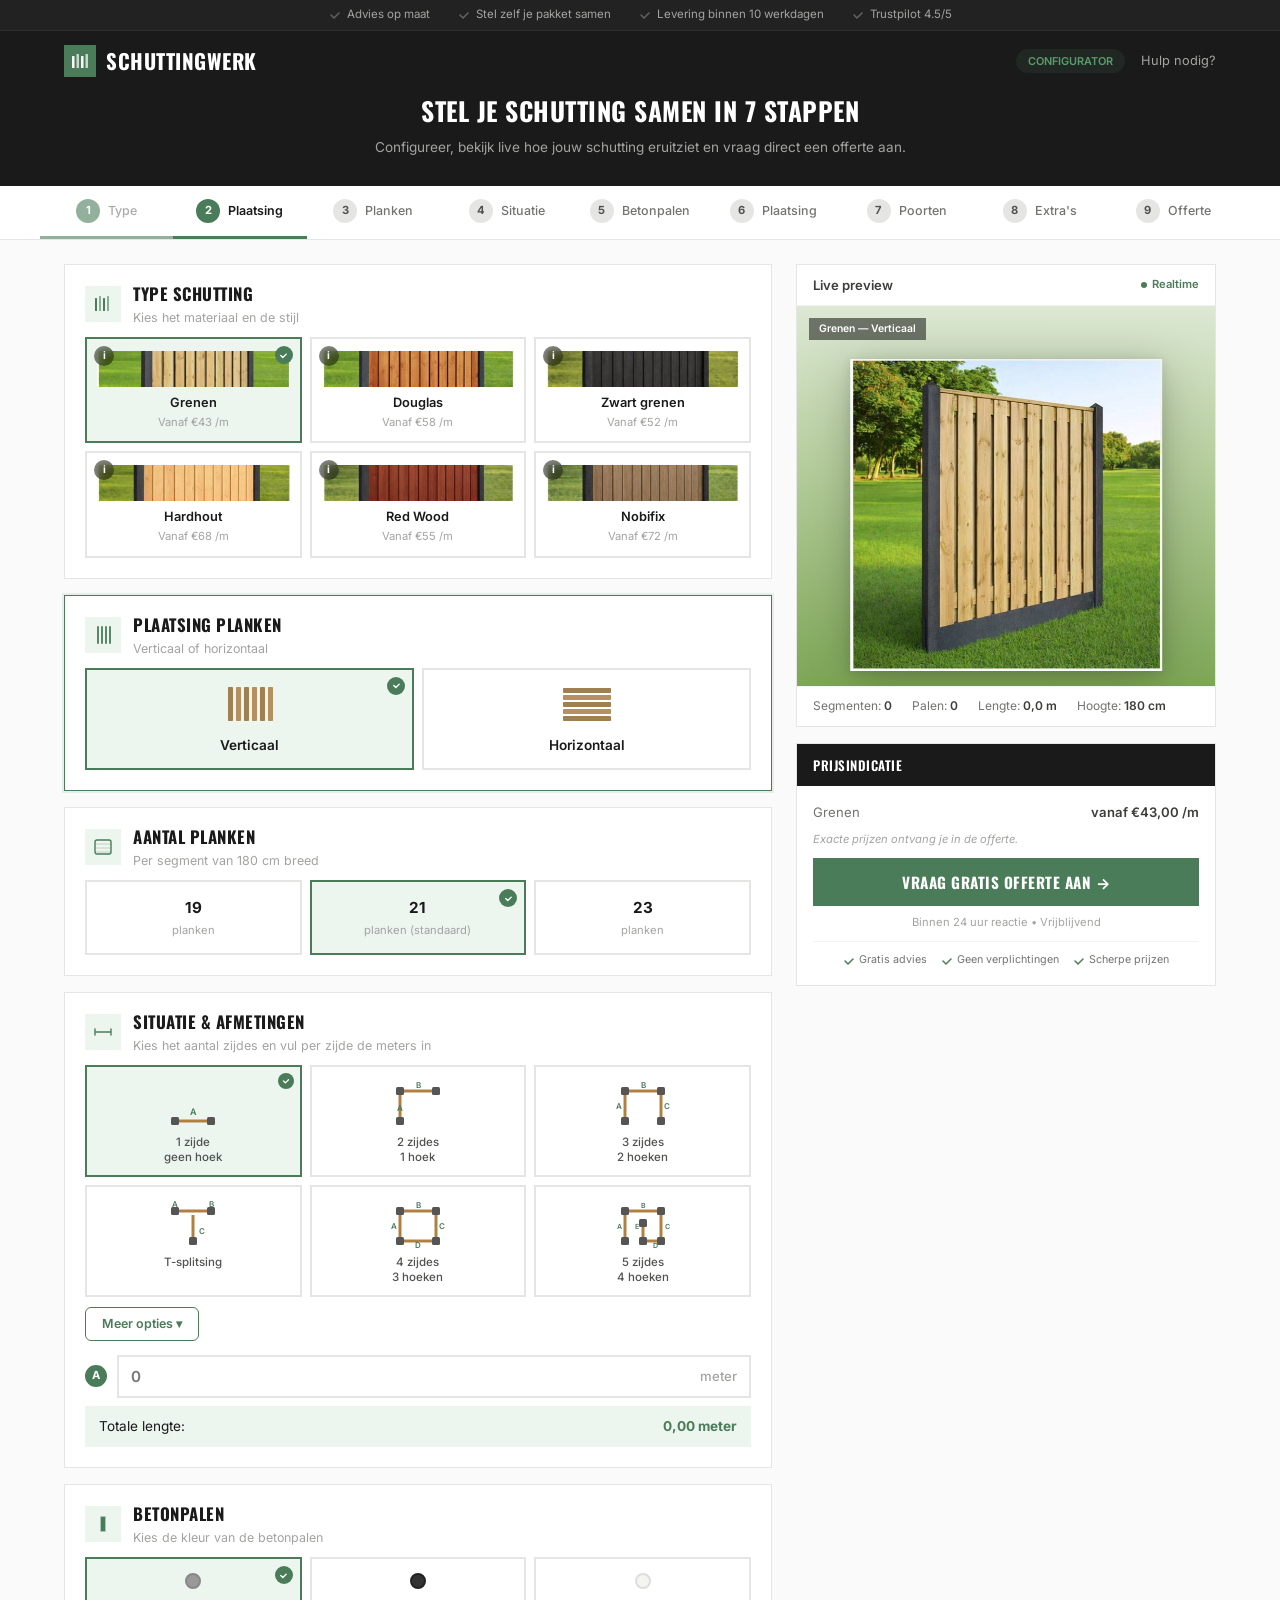
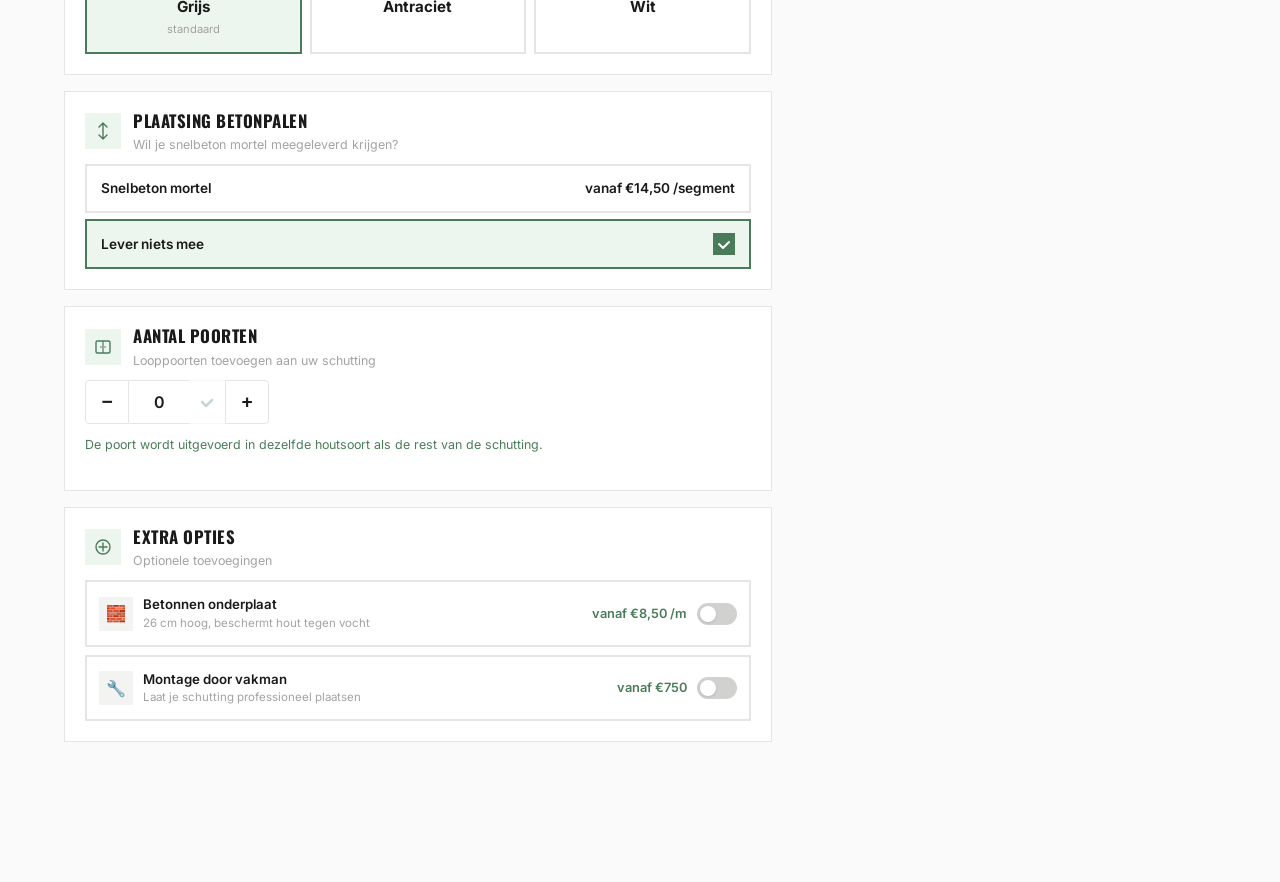
<file: schuttingwerk-configurator/index.html>
<!DOCTYPE html>
<html lang="nl">
<head>
    <meta charset="UTF-8">
    <meta name="viewport" content="width=device-width, initial-scale=1.0">
    <title>Schuttingwerk Configurator - Preview</title>
    <link rel="preconnect" href="https://fonts.googleapis.com">
    <link href="https://fonts.googleapis.com/css2?family=Oswald:wght@500;600;700&family=Inter:wght@400;500;600;700&display=swap" rel="stylesheet">
    <link rel="stylesheet" href="assets/css/configurator.css">
</head>
<body style="margin:0;background:#F3F3F1">

<!-- Mock swkData (normally injected by WordPress via wp_localize_script) -->
<script>
var swkData = {
    restUrl: '',
    nonce: '',
    materials: {
        grenen:      { label: 'Grenen',       price: 43, photo_key: 'grenen' },
        douglas:     { label: 'Douglas',      price: 58, photo_key: 'douglas' },
        zwartgrenen: { label: 'Zwart grenen', price: 52, photo_key: 'antraciet' },
        hardhout:    { label: 'Hardhout',     price: 68, photo_key: 'hout' },
        redwood:     { label: 'Red Wood',     price: 55, photo_key: 'redwood' },
        nobifix:     { label: 'Nobifix',      price: 72, photo_key: 'nobifix' }
    },
    paalExtra: {
        grijs: 0,
        antraciet: 0,
        wit: 0
    },
    extras: {
        poort:      { label: 'Looppoort toevoegen',  desc: '100 cm breed, incl. hang- en sluitwerk', price: 289, icon: '\uD83D\uDEAA', unit: 'fixed' },
        onderplaat: { label: 'Betonnen onderplaat',   desc: '26 cm hoog, beschermt hout tegen vocht',  price: 8.5, icon: '\uD83E\uDDF1', unit: 'per_meter' },
        montage:    { label: 'Montage door vakman',   desc: 'Laat je schutting professioneel plaatsen', price: 750, icon: '\uD83D\uDD27', unit: 'fixed' }
    },
    photos: {
        grenen_verticaal_zonder:      'assets/images/previews/grenen-verticaal-zonder.jpg',
        grenen_verticaal_met:         'assets/images/previews/grenen-verticaal-met.jpg',
        grenen_horizontaal_zonder:    'assets/images/previews/grenen-horizontaal-zonder.jpg',
        grenen_horizontaal_met:       'assets/images/previews/grenen-horizontaal-met.jpg',
        douglas_verticaal_zonder:     'assets/images/previews/douglas-verticaal-zonder.jpg',
        douglas_verticaal_met:        'assets/images/previews/douglas-verticaal-met.jpg',
        douglas_horizontaal_zonder:   'assets/images/previews/douglas-horizontaal-zonder.jpg',
        douglas_horizontaal_met:      'assets/images/previews/douglas-horizontaal-met.jpg',
        antraciet_verticaal_zonder:   'assets/images/previews/antraciet-verticaal-zonder.jpg',
        antraciet_verticaal_met:      'assets/images/previews/antraciet-verticaal-met.jpg',
        antraciet_horizontaal_zonder: 'assets/images/previews/antraciet-horizontaal-zonder.jpg',
        antraciet_horizontaal_met:    'assets/images/previews/antraciet-horizontaal-met.jpg',
        hout_verticaal_zonder:        'assets/images/previews/hout-verticaal-zonder.jpg',
        hout_verticaal_met:           'assets/images/previews/hout-verticaal-met.jpg',
        hout_horizontaal_zonder:      'assets/images/previews/hout-horizontaal-zonder.jpg',
        hout_horizontaal_met:         'assets/images/previews/hout-horizontaal-met.jpg',
        redwood_verticaal_zonder:     'assets/images/previews/redwood-verticaal-zonder.jpg',
        redwood_verticaal_met:        'assets/images/previews/redwood-verticaal-met.jpg',
        redwood_horizontaal_zonder:   'assets/images/previews/redwood-horizontaal-zonder.jpg',
        redwood_horizontaal_met:      'assets/images/previews/redwood-horizontaal-met.jpg',
        nobifix_verticaal_zonder:     'assets/images/previews/nobifix-verticaal-zonder.jpg',
        nobifix_verticaal_met:        'assets/images/previews/nobifix-verticaal-met.jpg',
        nobifix_horizontaal_zonder:   'assets/images/previews/nobifix-horizontaal-zonder.jpg',
        nobifix_horizontaal_met:      'assets/images/previews/nobifix-horizontaal-met.jpg'
    },
    poorten: {
        grenen: [
            { label: 'Grenen poort 90x195',  price: 329.95, image: 'assets/images/previews/grenen-verticaal-zonder.jpg' },
            { label: 'Grenen poort 100x195', price: 329.95, image: 'assets/images/previews/grenen-verticaal-zonder.jpg' },
            { label: 'Grenen poort 110x195', price: 353.95, image: 'assets/images/previews/grenen-verticaal-zonder.jpg' },
            { label: 'Grenen poort 120x195', price: 384.95, image: 'assets/images/previews/grenen-verticaal-zonder.jpg' },
            { label: 'Grenen poort 130x195', price: 409.95, image: 'assets/images/previews/grenen-verticaal-zonder.jpg' },
            { label: 'Grenen poort 140x195', price: 424.95, image: 'assets/images/previews/grenen-verticaal-zonder.jpg' },
            { label: 'Grenen poort 150x195', price: 445.95, image: 'assets/images/previews/grenen-verticaal-zonder.jpg' }
        ],
        douglas: [
            { label: 'Douglas poort 90x195',  price: 329.95, image: 'assets/images/previews/douglas-verticaal-zonder.jpg' },
            { label: 'Douglas poort 100x195', price: 329.95, image: 'assets/images/previews/douglas-verticaal-zonder.jpg' },
            { label: 'Douglas poort 110x195', price: 354.95, image: 'assets/images/previews/douglas-verticaal-zonder.jpg' },
            { label: 'Douglas poort 120x195', price: 384.95, image: 'assets/images/previews/douglas-verticaal-zonder.jpg' },
            { label: 'Douglas poort 130x195', price: 409.95, image: 'assets/images/previews/douglas-verticaal-zonder.jpg' },
            { label: 'Douglas poort 140x195', price: 423.95, image: 'assets/images/previews/douglas-verticaal-zonder.jpg' },
            { label: 'Douglas poort 150x195', price: 444.95, image: 'assets/images/previews/douglas-verticaal-zonder.jpg' }
        ],
        zwartgrenen: [
            { label: 'Zwart grenen poort 90x195',  price: 329.95, image: 'assets/images/previews/antraciet-verticaal-zonder.jpg' },
            { label: 'Zwart grenen poort 100x195', price: 328.95, image: 'assets/images/previews/antraciet-verticaal-zonder.jpg' },
            { label: 'Zwart grenen poort 110x195', price: 354.95, image: 'assets/images/previews/antraciet-verticaal-zonder.jpg' },
            { label: 'Zwart grenen poort 120x195', price: 383.95, image: 'assets/images/previews/antraciet-verticaal-zonder.jpg' },
            { label: 'Zwart grenen poort 130x195', price: 409.95, image: 'assets/images/previews/antraciet-verticaal-zonder.jpg' },
            { label: 'Zwart grenen poort 140x195', price: 424.95, image: 'assets/images/previews/antraciet-verticaal-zonder.jpg' },
            { label: 'Zwart grenen poort 150x195', price: 444.95, image: 'assets/images/previews/antraciet-verticaal-zonder.jpg' }
        ],
        hardhout: [
            { label: 'Hardhout poort 90x195',  price: 329.95, image: 'assets/images/previews/hout-verticaal-zonder.jpg' },
            { label: 'Hardhout poort 100x195', price: 328.95, image: 'assets/images/previews/hout-verticaal-zonder.jpg' },
            { label: 'Hardhout poort 110x195', price: 354.95, image: 'assets/images/previews/hout-verticaal-zonder.jpg' },
            { label: 'Hardhout poort 120x195', price: 384.95, image: 'assets/images/previews/hout-verticaal-zonder.jpg' },
            { label: 'Hardhout poort 130x195', price: 409.95, image: 'assets/images/previews/hout-verticaal-zonder.jpg' },
            { label: 'Hardhout poort 140x195', price: 423.95, image: 'assets/images/previews/hout-verticaal-zonder.jpg' },
            { label: 'Hardhout poort 150x195', price: 445.95, image: 'assets/images/previews/hout-verticaal-zonder.jpg' }
        ],
        redwood: [
            { label: 'Red Wood poort 90x195',  price: 329.95, image: 'assets/images/previews/redwood-verticaal-zonder.jpg' },
            { label: 'Red Wood poort 100x195', price: 329.95, image: 'assets/images/previews/redwood-verticaal-zonder.jpg' },
            { label: 'Red Wood poort 110x195', price: 353.95, image: 'assets/images/previews/redwood-verticaal-zonder.jpg' },
            { label: 'Red Wood poort 120x195', price: 384.95, image: 'assets/images/previews/redwood-verticaal-zonder.jpg' },
            { label: 'Red Wood poort 130x195', price: 409.95, image: 'assets/images/previews/redwood-verticaal-zonder.jpg' },
            { label: 'Red Wood poort 140x195', price: 424.95, image: 'assets/images/previews/redwood-verticaal-zonder.jpg' },
            { label: 'Red Wood poort 150x195', price: 444.95, image: 'assets/images/previews/redwood-verticaal-zonder.jpg' }
        ],
        nobifix: [
            { label: 'Nobifix poort 90x195',  price: 329.95, image: 'assets/images/previews/nobifix-verticaal-zonder.jpg' },
            { label: 'Nobifix poort 100x195', price: 329.95, image: 'assets/images/previews/nobifix-verticaal-zonder.jpg' },
            { label: 'Nobifix poort 110x195', price: 353.95, image: 'assets/images/previews/nobifix-verticaal-zonder.jpg' },
            { label: 'Nobifix poort 120x195', price: 384.95, image: 'assets/images/previews/nobifix-verticaal-zonder.jpg' },
            { label: 'Nobifix poort 130x195', price: 409.95, image: 'assets/images/previews/nobifix-verticaal-zonder.jpg' },
            { label: 'Nobifix poort 140x195', price: 424.95, image: 'assets/images/previews/nobifix-verticaal-zonder.jpg' },
            { label: 'Nobifix poort 150x195', price: 444.95, image: 'assets/images/previews/nobifix-verticaal-zonder.jpg' }
        ]
    },
    pluginUrl: ''
};
</script>

<div class="swk-wrap">

<!-- Header -->
<header class="swk-header">
    <div class="swk-topbar">
        <span><svg width="12" height="12" viewBox="0 0 12 12" fill="none"><path d="M2 6l3 3 5-5" stroke="currentColor" stroke-width="1.5" stroke-linecap="round"/></svg> Advies op maat</span>
        <span><svg width="12" height="12" viewBox="0 0 12 12" fill="none"><path d="M2 6l3 3 5-5" stroke="currentColor" stroke-width="1.5" stroke-linecap="round"/></svg> Stel zelf je pakket samen</span>
        <span><svg width="12" height="12" viewBox="0 0 12 12" fill="none"><path d="M2 6l3 3 5-5" stroke="currentColor" stroke-width="1.5" stroke-linecap="round"/></svg> Levering binnen 10 werkdagen</span>
        <span><svg width="12" height="12" viewBox="0 0 12 12" fill="none"><path d="M2 6l3 3 5-5" stroke="currentColor" stroke-width="1.5" stroke-linecap="round"/></svg> Trustpilot 4.5/5</span>
    </div>
    <nav class="swk-navbar">
        <a class="swk-logo" href="#">
            <span class="swk-logo-icon"><svg width="18" height="18" viewBox="0 0 18 18" fill="none"><rect x="1" y="4" width="2.5" height="12" rx=".5" fill="white"/><rect x="5.5" y="2" width="2.5" height="14" rx=".5" fill="white" opacity=".7"/><rect x="10" y="4" width="2.5" height="12" rx=".5" fill="white"/><rect x="14.5" y="2" width="2.5" height="14" rx=".5" fill="white" opacity=".7"/></svg></span>
            Schuttingwerk
        </a>
        <div style="display:flex;align-items:center;gap:16px">
            <span class="swk-badge">Configurator</span>
            <a href="#" class="swk-help-link">Hulp nodig?</a>
        </div>
    </nav>
</header>

<!-- Page Title -->
<div class="swk-page-title">
    <h1>Stel je schutting samen in 7 stappen</h1>
    <p>Configureer, bekijk live hoe jouw schutting eruitziet en vraag direct een offerte aan.</p>
</div>

<!-- Progress Bar -->
<div class="swk-progress">
    <div class="swk-progress-inner">
        <div class="swk-step-tab swk-active" data-swk-goto="1">
            <span class="swk-step-num">1</span>
            <span class="swk-step-label">Type</span>
        </div>
        <div class="swk-step-tab" data-swk-goto="2">
            <span class="swk-step-num">2</span>
            <span class="swk-step-label">Plaatsing</span>
        </div>
        <div class="swk-step-tab" data-swk-goto="3">
            <span class="swk-step-num">3</span>
            <span class="swk-step-label">Planken</span>
        </div>
        <div class="swk-step-tab" data-swk-goto="4">
            <span class="swk-step-num">4</span>
            <span class="swk-step-label">Situatie</span>
        </div>
        <div class="swk-step-tab" data-swk-goto="5">
            <span class="swk-step-num">5</span>
            <span class="swk-step-label">Betonpalen</span>
        </div>
        <div class="swk-step-tab" data-swk-goto="6">
            <span class="swk-step-num">6</span>
            <span class="swk-step-label">Plaatsing</span>
        </div>
        <div class="swk-step-tab" data-swk-goto="7">
            <span class="swk-step-num">7</span>
            <span class="swk-step-label">Poorten</span>
        </div>
        <div class="swk-step-tab" data-swk-goto="8">
            <span class="swk-step-num">8</span>
            <span class="swk-step-label">Extra's</span>
        </div>
        <div class="swk-step-tab" data-swk-goto="9">
            <span class="swk-step-num">9</span>
            <span class="swk-step-label">Offerte</span>
        </div>
    </div>
</div>

<!-- Main Layout -->
<div class="swk-layout">

    <!-- Left Column: Steps -->
    <div class="swk-steps">

        <!-- STEP 1: Type schutting -->
        <section class="swk-step-card swk-active-card" id="swk-s1">
            <div class="swk-card-header">
                <div class="swk-card-icon">
                    <svg width="18" height="18" viewBox="0 0 18 18" fill="none"><rect x="1" y="3" width="2" height="13" rx=".5" fill="currentColor"/><rect x="5" y="1" width="2" height="15" rx=".5" fill="currentColor" opacity=".6"/><rect x="9" y="3" width="2" height="13" rx=".5" fill="currentColor"/><rect x="13" y="1" width="2" height="15" rx=".5" fill="currentColor" opacity=".6"/></svg>
                </div>
                <div>
                    <div class="swk-card-title">Type schutting</div>
                    <div class="swk-card-desc">Kies het materiaal en de stijl</div>
                </div>
            </div>
            <div class="swk-card-body">
                <div class="swk-type-grid">
                    <!-- Grenen -->
                    <div class="swk-type-card swk-selected" data-swk-type="grenen">
                        <div class="swk-type-info">i</div>
                        <div class="swk-type-tip">
                            <span>Levensduur 10 – 15 jaar</span>
                            <span>Minder gevoelig voor schimmel en rot</span>
                            <span>Goedkoopste optie</span>
                        </div>
                        <div class="swk-type-swatch" id="swk-sw-grenen"></div>
                        <div class="swk-type-name">Grenen</div>
                        <div class="swk-type-from">Vanaf &euro;43 /m</div>
                    </div>
                    <!-- Douglas -->
                    <div class="swk-type-card" data-swk-type="douglas">
                        <div class="swk-type-info">i</div>
                        <div class="swk-type-tip">
                            <span>Levensduur 10 – 15 jaar</span>
                            <span>Betaalbaar</span>
                            <span>Vergrijst mooi op natuurlijke wijze</span>
                        </div>
                        <div class="swk-type-swatch" id="swk-sw-douglas"></div>
                        <div class="swk-type-name">Douglas</div>
                        <div class="swk-type-from">Vanaf &euro;58 /m</div>
                    </div>
                    <!-- Zwart grenen -->
                    <div class="swk-type-card" data-swk-type="zwartgrenen">
                        <div class="swk-type-info">i</div>
                        <div class="swk-type-tip">
                            <span>Levensduur 10 – 15 jaar</span>
                            <span>Stijlvol en strak</span>
                            <span>Extra bescherming tegen weersinvloeden</span>
                        </div>
                        <div class="swk-type-swatch" id="swk-sw-zwartgrenen"></div>
                        <div class="swk-type-name">Zwart grenen</div>
                        <div class="swk-type-from">Vanaf &euro;52 /m</div>
                    </div>
                    <!-- Hardhout -->
                    <div class="swk-type-card" data-swk-type="hardhout">
                        <div class="swk-type-info">i</div>
                        <div class="swk-type-tip">
                            <span>Levensduur 20 – 25 jaar</span>
                            <span>Weerbestendig</span>
                            <span>Extreem slijtvast</span>
                        </div>
                        <div class="swk-type-swatch" id="swk-sw-hardhout"></div>
                        <div class="swk-type-name">Hardhout</div>
                        <div class="swk-type-from">Vanaf &euro;68 /m</div>
                    </div>
                    <!-- Red Wood -->
                    <div class="swk-type-card" data-swk-type="redwood">
                        <div class="swk-type-info">i</div>
                        <div class="swk-type-tip">
                            <span>Levensduur 15 – 20 jaar</span>
                            <span>Oogt luxe</span>
                            <span>Milieuvriendelijk</span>
                        </div>
                        <div class="swk-type-swatch" id="swk-sw-redwood"></div>
                        <div class="swk-type-name">Red Wood</div>
                        <div class="swk-type-from">Vanaf &euro;55 /m</div>
                    </div>
                    <!-- Nobifix -->
                    <div class="swk-type-card" data-swk-type="nobifix">
                        <div class="swk-type-info">i</div>
                        <div class="swk-type-tip">
                            <span>Levensduur 20 – 25 jaar</span>
                            <span>Milieuvriendelijk</span>
                            <span>Bestand tegen insecten</span>
                        </div>
                        <div class="swk-type-swatch" id="swk-sw-nobifix"></div>
                        <div class="swk-type-name">Nobifix</div>
                        <div class="swk-type-from">Vanaf &euro;72 /m</div>
                    </div>
                </div>
            </div>
        </section>

        <!-- STEP 2: Plaatsing planken -->
        <section class="swk-step-card" id="swk-s2">
            <div class="swk-card-header">
                <div class="swk-card-icon">
                    <svg width="18" height="18" viewBox="0 0 18 18" fill="none"><path d="M4 1v16M8 1v16M12 1v16M16 1v16" stroke="currentColor" stroke-width="1.8" stroke-linecap="round"/></svg>
                </div>
                <div>
                    <div class="swk-card-title">Plaatsing planken</div>
                    <div class="swk-card-desc">Verticaal of horizontaal</div>
                </div>
            </div>
            <div class="swk-card-body">
                <div class="swk-orient-grid">
                    <div class="swk-orient-item swk-selected" data-swk-orient="verticaal">
                        <svg width="50" height="36" viewBox="0 0 50 36"><rect x="3" y="1" width="5" height="34" rx=".8" fill="#A08050"/><rect x="11" y="1" width="5" height="34" rx=".8" fill="#B59060"/><rect x="19" y="1" width="5" height="34" rx=".8" fill="#A08050"/><rect x="27" y="1" width="5" height="34" rx=".8" fill="#B59060"/><rect x="35" y="1" width="5" height="34" rx=".8" fill="#A08050"/><rect x="43" y="1" width="5" height="34" rx=".8" fill="#B59060"/></svg>
                        <div class="swk-orient-label">Verticaal</div>
                    </div>
                    <div class="swk-orient-item" data-swk-orient="horizontaal">
                        <svg width="50" height="36" viewBox="0 0 50 36"><rect x="1" y="2" width="48" height="5" rx=".8" fill="#A08050"/><rect x="1" y="9" width="48" height="5" rx=".8" fill="#B59060"/><rect x="1" y="16" width="48" height="5" rx=".8" fill="#A08050"/><rect x="1" y="23" width="48" height="5" rx=".8" fill="#B59060"/><rect x="1" y="30" width="48" height="5" rx=".8" fill="#A08050"/></svg>
                        <div class="swk-orient-label">Horizontaal</div>
                    </div>
                </div>
            </div>
        </section>

        <!-- STEP 3: Aantal planken -->
        <section class="swk-step-card" id="swk-s3">
            <div class="swk-card-header">
                <div class="swk-card-icon">
                    <svg width="18" height="18" viewBox="0 0 18 18" fill="none"><rect x="1" y="2" width="16" height="14" rx="2" stroke="currentColor" stroke-width="1.4" fill="none"/><path d="M1 6h16M1 10h16M1 14h16" stroke="currentColor" stroke-width="1" opacity=".3"/></svg>
                </div>
                <div>
                    <div class="swk-card-title">Aantal planken</div>
                    <div class="swk-card-desc">Per segment van 180 cm breed</div>
                </div>
            </div>
            <div class="swk-card-body">
                <div class="swk-choice-grid">
                    <div class="swk-choice" data-swk-planken="19">
                        <div class="swk-choice-num">19</div>
                        <div class="swk-choice-sub">planken</div>
                    </div>
                    <div class="swk-choice swk-selected" data-swk-planken="21">
                        <div class="swk-choice-num">21</div>
                        <div class="swk-choice-sub">planken (standaard)</div>
                    </div>
                    <div class="swk-choice" data-swk-planken="23">
                        <div class="swk-choice-num">23</div>
                        <div class="swk-choice-sub">planken</div>
                    </div>
                </div>
            </div>
        </section>

        <!-- STEP 4: Situatie & afmetingen -->
        <section class="swk-step-card" id="swk-s4">
            <div class="swk-card-header">
                <div class="swk-card-icon">
                    <svg width="18" height="18" viewBox="0 0 18 18" fill="none"><path d="M1 9h16M1 6v6M17 6v6" stroke="currentColor" stroke-width="1.4" stroke-linecap="round"/></svg>
                </div>
                <div>
                    <div class="swk-card-title">Situatie &amp; afmetingen</div>
                    <div class="swk-card-desc">Kies het aantal zijdes en vul per zijde de meters in</div>
                </div>
            </div>
            <div class="swk-card-body">
                <div class="swk-sit-grid">
                    <div class="swk-sit-item swk-selected" data-swk-sit="1">
                        <svg width="60" height="50" viewBox="0 0 60 50"><rect x="8" y="38" width="8" height="8" rx="1.5" fill="#555"/><line x1="16" y1="42" x2="44" y2="42" stroke="#B08040" stroke-width="3"/><rect x="44" y="38" width="8" height="8" rx="1.5" fill="#555"/><text x="30" y="36" text-anchor="middle" font-size="9" font-weight="600" fill="#4A7C59">A</text></svg>
                        <div class="swk-sit-label">1 zijde<br>geen hoek</div>
                    </div>
                    <div class="swk-sit-item" data-swk-sit="2">
                        <svg width="60" height="50" viewBox="0 0 60 50"><rect x="8" y="38" width="8" height="8" rx="1.5" fill="#555"/><line x1="12" y1="38" x2="12" y2="16" stroke="#B08040" stroke-width="3"/><rect x="8" y="8" width="8" height="8" rx="1.5" fill="#555"/><line x1="16" y1="12" x2="44" y2="12" stroke="#B08040" stroke-width="3"/><rect x="44" y="8" width="8" height="8" rx="1.5" fill="#555"/><text x="12" y="32" text-anchor="middle" font-size="8" font-weight="600" fill="#4A7C59">A</text><text x="30" y="9" text-anchor="middle" font-size="8" font-weight="600" fill="#4A7C59">B</text></svg>
                        <div class="swk-sit-label">2 zijdes<br>1 hoek</div>
                    </div>
                    <div class="swk-sit-item" data-swk-sit="3">
                        <svg width="60" height="50" viewBox="0 0 60 50"><rect x="44" y="38" width="8" height="8" rx="1.5" fill="#555"/><line x1="48" y1="38" x2="48" y2="16" stroke="#B08040" stroke-width="3"/><rect x="44" y="8" width="8" height="8" rx="1.5" fill="#555"/><line x1="44" y1="12" x2="16" y2="12" stroke="#B08040" stroke-width="3"/><rect x="8" y="8" width="8" height="8" rx="1.5" fill="#555"/><line x1="12" y1="16" x2="12" y2="38" stroke="#B08040" stroke-width="3"/><rect x="8" y="38" width="8" height="8" rx="1.5" fill="#555"/><text x="6" y="30" text-anchor="middle" font-size="8" font-weight="600" fill="#4A7C59">A</text><text x="30" y="9" text-anchor="middle" font-size="8" font-weight="600" fill="#4A7C59">B</text><text x="54" y="30" text-anchor="middle" font-size="8" font-weight="600" fill="#4A7C59">C</text></svg>
                        <div class="swk-sit-label">3 zijdes<br>2 hoeken</div>
                    </div>
                    <div class="swk-sit-item" data-swk-sit="t">
                        <svg width="60" height="50" viewBox="0 0 60 50"><rect x="8" y="8" width="8" height="8" rx="1.5" fill="#555"/><line x1="16" y1="12" x2="44" y2="12" stroke="#B08040" stroke-width="3"/><rect x="44" y="8" width="8" height="8" rx="1.5" fill="#555"/><line x1="30" y1="16" x2="30" y2="38" stroke="#B08040" stroke-width="3"/><rect x="26" y="38" width="8" height="8" rx="1.5" fill="#555"/><text x="12" y="8" text-anchor="middle" font-size="8" font-weight="600" fill="#4A7C59">A</text><text x="48" y="8" text-anchor="middle" font-size="8" font-weight="600" fill="#4A7C59">B</text><text x="36" y="35" font-size="8" font-weight="600" fill="#4A7C59">C</text></svg>
                        <div class="swk-sit-label">T-splitsing</div>
                    </div>
                    <div class="swk-sit-item" data-swk-sit="4">
                        <svg width="60" height="50" viewBox="0 0 60 50"><rect x="8" y="38" width="8" height="8" rx="1.5" fill="#555"/><line x1="12" y1="38" x2="12" y2="16" stroke="#B08040" stroke-width="3"/><rect x="8" y="8" width="8" height="8" rx="1.5" fill="#555"/><line x1="16" y1="12" x2="44" y2="12" stroke="#B08040" stroke-width="3"/><rect x="44" y="8" width="8" height="8" rx="1.5" fill="#555"/><line x1="48" y1="16" x2="48" y2="38" stroke="#B08040" stroke-width="3"/><rect x="44" y="38" width="8" height="8" rx="1.5" fill="#555"/><line x1="44" y1="42" x2="16" y2="42" stroke="#B08040" stroke-width="3"/><text x="6" y="30" text-anchor="middle" font-size="8" font-weight="600" fill="#4A7C59">A</text><text x="30" y="9" text-anchor="middle" font-size="8" font-weight="600" fill="#4A7C59">B</text><text x="54" y="30" text-anchor="middle" font-size="8" font-weight="600" fill="#4A7C59">C</text><text x="30" y="49" text-anchor="middle" font-size="8" font-weight="600" fill="#4A7C59">D</text></svg>
                        <div class="swk-sit-label">4 zijdes<br>3 hoeken</div>
                    </div>
                    <div class="swk-sit-item" data-swk-sit="5">
                        <svg width="60" height="50" viewBox="0 0 60 50"><rect x="8" y="38" width="8" height="8" rx="1.5" fill="#555"/><line x1="12" y1="38" x2="12" y2="16" stroke="#B08040" stroke-width="3"/><rect x="8" y="8" width="8" height="8" rx="1.5" fill="#555"/><line x1="16" y1="12" x2="44" y2="12" stroke="#B08040" stroke-width="3"/><rect x="44" y="8" width="8" height="8" rx="1.5" fill="#555"/><line x1="48" y1="16" x2="48" y2="38" stroke="#B08040" stroke-width="3"/><rect x="44" y="38" width="8" height="8" rx="1.5" fill="#555"/><line x1="44" y1="42" x2="30" y2="42" stroke="#B08040" stroke-width="3"/><rect x="26" y="38" width="8" height="8" rx="1.5" fill="#555"/><line x1="30" y1="38" x2="30" y2="25" stroke="#B08040" stroke-width="3"/><rect x="26" y="20" width="8" height="8" rx="1.5" fill="#555"/><text x="6" y="30" text-anchor="middle" font-size="7" font-weight="600" fill="#4A7C59">A</text><text x="30" y="9" text-anchor="middle" font-size="7" font-weight="600" fill="#4A7C59">B</text><text x="54" y="30" text-anchor="middle" font-size="7" font-weight="600" fill="#4A7C59">C</text><text x="42" y="49" text-anchor="middle" font-size="7" font-weight="600" fill="#4A7C59">D</text><text x="24" y="30" text-anchor="middle" font-size="7" font-weight="600" fill="#4A7C59">E</text></svg>
                        <div class="swk-sit-label">5 zijdes<br>4 hoeken</div>
                    </div>
                </div>
                <div class="swk-sit-grid swk-sit-extra" id="swk-sit-extra" style="display:none">
                    <div class="swk-sit-item" data-swk-sit="6">
                        <svg width="60" height="50" viewBox="0 0 60 50"><rect x="4" y="1" width="7" height="7" rx="1.5" fill="#555"/><line x1="11" y1="4.5" x2="49" y2="4.5" stroke="#B08040" stroke-width="3"/><rect x="49" y="1" width="7" height="7" rx="1.5" fill="#555"/><line x1="7.5" y1="8" x2="7.5" y2="17" stroke="#B08040" stroke-width="3"/><rect x="4" y="17" width="7" height="7" rx="1.5" fill="#555"/><line x1="52.5" y1="8" x2="52.5" y2="17" stroke="#B08040" stroke-width="3"/><rect x="49" y="17" width="7" height="7" rx="1.5" fill="#555"/><line x1="11" y1="20.5" x2="26" y2="20.5" stroke="#B08040" stroke-width="3"/><rect x="26" y="17" width="7" height="7" rx="1.5" fill="#555"/><line x1="29.5" y1="24" x2="29.5" y2="36" stroke="#B08040" stroke-width="3"/><rect x="26" y="36" width="7" height="7" rx="1.5" fill="#555"/><line x1="11" y1="39.5" x2="26" y2="39.5" stroke="#B08040" stroke-width="3"/><rect x="4" y="36" width="7" height="7" rx="1.5" fill="#555"/><text x="30" y="3" text-anchor="middle" font-size="7" font-weight="600" fill="#4A7C59">D</text><text x="2" y="15" text-anchor="middle" font-size="7" font-weight="600" fill="#4A7C59">C</text><text x="57" y="15" text-anchor="middle" font-size="7" font-weight="600" fill="#4A7C59">E</text><text x="19" y="18" text-anchor="middle" font-size="7" font-weight="600" fill="#4A7C59">A</text><text x="35" y="33" text-anchor="middle" font-size="7" font-weight="600" fill="#4A7C59">B</text><text x="19" y="48" text-anchor="middle" font-size="7" font-weight="600" fill="#4A7C59">F</text></svg>
                        <div class="swk-sit-label">6 zijdes<br>5 hoeken</div>
                    </div>
                    <div class="swk-sit-item" data-swk-sit="7">
                        <svg width="60" height="50" viewBox="0 0 60 50"><rect x="4" y="1" width="7" height="7" rx="1.5" fill="#555"/><line x1="11" y1="4.5" x2="49" y2="4.5" stroke="#B08040" stroke-width="3"/><rect x="49" y="1" width="7" height="7" rx="1.5" fill="#555"/><line x1="7.5" y1="8" x2="7.5" y2="17" stroke="#B08040" stroke-width="3"/><rect x="4" y="17" width="7" height="7" rx="1.5" fill="#555"/><line x1="52.5" y1="8" x2="52.5" y2="17" stroke="#B08040" stroke-width="3"/><rect x="49" y="17" width="7" height="7" rx="1.5" fill="#555"/><line x1="11" y1="20.5" x2="26" y2="20.5" stroke="#B08040" stroke-width="3"/><rect x="26" y="17" width="7" height="7" rx="1.5" fill="#555"/><line x1="29.5" y1="24" x2="29.5" y2="36" stroke="#B08040" stroke-width="3"/><rect x="26" y="36" width="7" height="7" rx="1.5" fill="#555"/><line x1="11" y1="39.5" x2="26" y2="39.5" stroke="#B08040" stroke-width="3"/><rect x="4" y="36" width="7" height="7" rx="1.5" fill="#555"/><line x1="52.5" y1="24" x2="52.5" y2="36" stroke="#B08040" stroke-width="3"/><rect x="49" y="36" width="7" height="7" rx="1.5" fill="#555"/><text x="30" y="3" text-anchor="middle" font-size="7" font-weight="600" fill="#4A7C59">D</text><text x="2" y="15" text-anchor="middle" font-size="7" font-weight="600" fill="#4A7C59">C</text><text x="57" y="15" text-anchor="middle" font-size="7" font-weight="600" fill="#4A7C59">E</text><text x="19" y="18" text-anchor="middle" font-size="7" font-weight="600" fill="#4A7C59">A</text><text x="35" y="33" text-anchor="middle" font-size="7" font-weight="600" fill="#4A7C59">B</text><text x="19" y="48" text-anchor="middle" font-size="7" font-weight="600" fill="#4A7C59">F</text><text x="57" y="33" text-anchor="middle" font-size="7" font-weight="600" fill="#4A7C59">G</text></svg>
                        <div class="swk-sit-label">7 zijdes<br>6 hoeken</div>
                    </div>
                    <div class="swk-sit-item" data-swk-sit="4g">
                        <svg width="60" height="50" viewBox="0 0 60 50"><rect x="8" y="8" width="8" height="8" rx="1.5" fill="#555"/><line x1="16" y1="12" x2="44" y2="12" stroke="#B08040" stroke-width="3"/><rect x="44" y="8" width="8" height="8" rx="1.5" fill="#555"/><line x1="48" y1="16" x2="48" y2="38" stroke="#B08040" stroke-width="3"/><rect x="44" y="38" width="8" height="8" rx="1.5" fill="#555"/><line x1="44" y1="42" x2="16" y2="42" stroke="#B08040" stroke-width="3"/><rect x="8" y="38" width="8" height="8" rx="1.5" fill="#555"/><line x1="12" y1="38" x2="12" y2="16" stroke="#B08040" stroke-width="3"/><text x="6" y="30" text-anchor="middle" font-size="8" font-weight="600" fill="#4A7C59">A</text><text x="30" y="9" text-anchor="middle" font-size="8" font-weight="600" fill="#4A7C59">B</text><text x="54" y="30" text-anchor="middle" font-size="8" font-weight="600" fill="#4A7C59">C</text><text x="30" y="49" text-anchor="middle" font-size="8" font-weight="600" fill="#4A7C59">D</text></svg>
                        <div class="swk-sit-label">4 zijdes<br>gesloten</div>
                    </div>
                    <div class="swk-sit-item" data-swk-sit="2p">
                        <svg width="60" height="50" viewBox="0 0 60 50"><rect x="12" y="4" width="8" height="8" rx="1.5" fill="#555"/><line x1="16" y1="12" x2="16" y2="34" stroke="#B08040" stroke-width="3"/><rect x="12" y="34" width="8" height="8" rx="1.5" fill="#555"/><text x="16" y="3" text-anchor="middle" font-size="8" font-weight="600" fill="#4A7C59">A</text><rect x="36" y="4" width="8" height="8" rx="1.5" fill="#555"/><line x1="40" y1="12" x2="40" y2="34" stroke="#B08040" stroke-width="3"/><rect x="36" y="34" width="8" height="8" rx="1.5" fill="#555"/><text x="40" y="3" text-anchor="middle" font-size="8" font-weight="600" fill="#4A7C59">B</text></svg>
                        <div class="swk-sit-label">2 zijdes<br>geen hoek</div>
                    </div>
                </div>
                <div class="swk-sit-toggle" id="swk-sit-toggle">Meer opties &#9662;</div>
                <div id="swk-sides-container" class="swk-sides">
                    <div class="swk-side-row">
                        <div class="swk-side-label">A</div>
                        <div class="swk-side-input">
                            <input type="number" min="1" max="30" step="0.5" placeholder="0" data-swk-idx="0">
                            <span>meter</span>
                        </div>
                    </div>
                </div>
                <div class="swk-total-len">
                    <span>Totale lengte:</span>
                    <strong id="swk-total-len-val">0,00 meter</strong>
                </div>
            </div>
        </section>

        <!-- STEP 5: Betonpalen -->
        <section class="swk-step-card" id="swk-s5">
            <div class="swk-card-header">
                <div class="swk-card-icon">
                    <svg width="18" height="18" viewBox="0 0 18 18" fill="none"><rect x="6" y="1" width="6" height="16" rx="1" fill="currentColor" opacity=".4"/><rect x="7" y="2" width="4" height="14" rx=".5" fill="currentColor"/></svg>
                </div>
                <div>
                    <div class="swk-card-title">Betonpalen</div>
                    <div class="swk-card-desc">Kies de kleur van de betonpalen</div>
                </div>
            </div>
            <div class="swk-card-body">
                <div class="swk-choice-grid">
                    <div class="swk-choice swk-selected" data-swk-paal="grijs">
                        <div class="swk-choice-dot" style="background:#999;border-color:#888"></div>
                        <div class="swk-choice-num">Grijs</div>
                        <div class="swk-choice-sub">standaard</div>
                    </div>
                    <div class="swk-choice" data-swk-paal="antraciet">
                        <div class="swk-choice-dot" style="background:#333;border-color:#222"></div>
                        <div class="swk-choice-num">Antraciet</div>
                    </div>
                    <div class="swk-choice" data-swk-paal="wit">
                        <div class="swk-choice-dot" style="background:#f5f5f0;border-color:#ddd"></div>
                        <div class="swk-choice-num">Wit</div>
                    </div>
                </div>

            </div>
        </section>

        <!-- STEP 6: Plaatsing betonpalen -->
        <section class="swk-step-card" id="swk-s6">
            <div class="swk-card-header">
                <div class="swk-card-icon">
                    <svg width="18" height="18" viewBox="0 0 18 18" fill="none"><path d="M9 1v16M5 5l4-4 4 4M5 13l4 4 4-4" stroke="currentColor" stroke-width="1.4" stroke-linecap="round" stroke-linejoin="round"/></svg>
                </div>
                <div>
                    <div class="swk-card-title">Plaatsing betonpalen</div>
                    <div class="swk-card-desc">Wil je snelbeton mortel meegeleverd krijgen?</div>
                </div>
            </div>
            <div class="swk-card-body">
                <div class="swk-placement-list">
                    <div class="swk-placement-option" data-swk-placement="mortel">
                        <span class="swk-placement-label">Snelbeton mortel</span>
                        <span class="swk-placement-price" id="swk-mortel-price">&euro;14,50 /segment</span>
                    </div>
                    <div class="swk-placement-option swk-selected" data-swk-placement="geen">
                        <span class="swk-placement-label">Lever niets mee</span>
                        <span class="swk-placement-check"><svg width="14" height="14" viewBox="0 0 14 14" fill="none"><path d="M2 7l4 4 6-6" stroke="currentColor" stroke-width="2" stroke-linecap="round" stroke-linejoin="round"/></svg></span>
                    </div>
                </div>
            </div>
        </section>

        <!-- STEP 7: Poorten -->
        <section class="swk-step-card" id="swk-s7">
            <div class="swk-card-header">
                <div class="swk-card-icon">
                    <svg width="18" height="18" viewBox="0 0 18 18" fill="none"><rect x="2" y="3" width="14" height="12" rx="1.5" stroke="currentColor" stroke-width="1.4" fill="none"/><path d="M9 3v12" stroke="currentColor" stroke-width="1.2"/><circle cx="7" cy="9" r=".8" fill="currentColor"/><circle cx="11" cy="9" r=".8" fill="currentColor"/></svg>
                </div>
                <div>
                    <div class="swk-card-title">Aantal poorten</div>
                    <div class="swk-card-desc">Looppoorten toevoegen aan uw schutting</div>
                </div>
            </div>
            <div class="swk-card-body">
                <div class="swk-poort-counter">
                    <button class="swk-counter-btn" id="swk-poort-minus" type="button">&minus;</button>
                    <input class="swk-counter-input" id="swk-poort-count" type="number" min="0" max="10" value="0" readonly>
                    <span class="swk-counter-check" id="swk-poort-check">
                        <svg width="16" height="16" viewBox="0 0 16 16" fill="none"><path d="M3 8l4 4 6-6" stroke="#4A7C59" stroke-width="2.5" stroke-linecap="round" stroke-linejoin="round"/></svg>
                    </span>
                    <button class="swk-counter-btn" id="swk-poort-plus" type="button">+</button>
                </div>
                <div class="swk-poort-hint">De poort wordt uitgevoerd in dezelfde houtsoort als de rest van de schutting.</div>
                <div id="swk-poort-config-list" class="swk-poort-config-list">
                    <!-- Dynamisch gevuld door JS -->
                </div>
            </div>
        </section>

        <!-- STEP 8: Extra opties -->
        <section class="swk-step-card" id="swk-s7b">
            <div class="swk-card-header">
                <div class="swk-card-icon">
                    <svg width="18" height="18" viewBox="0 0 18 18" fill="none"><circle cx="9" cy="9" r="7" stroke="currentColor" stroke-width="1.4" fill="none"/><path d="M9 5v8M5 9h8" stroke="currentColor" stroke-width="1.4" stroke-linecap="round"/></svg>
                </div>
                <div>
                    <div class="swk-card-title">Extra opties</div>
                    <div class="swk-card-desc">Optionele toevoegingen</div>
                </div>
            </div>
            <div class="swk-card-body">
                <div class="swk-extras-list">
                    <!-- Onderplaat -->
                    <div class="swk-extra" data-swk-extra="onderplaat">
                        <div class="swk-extra-left">
                            <div class="swk-extra-icon">&#129521;</div>
                            <div>
                                <div class="swk-extra-name">Betonnen onderplaat</div>
                                <div class="swk-extra-desc">26 cm hoog, beschermt hout tegen vocht</div>
                            </div>
                        </div>
                        <div class="swk-extra-right">
                            <div class="swk-extra-price">vanaf &euro;8,50 /m</div>
                            <div class="swk-toggle"></div>
                        </div>
                    </div>
                    <!-- Montage -->
                    <div class="swk-extra" data-swk-extra="montage">
                        <div class="swk-extra-left">
                            <div class="swk-extra-icon">&#128295;</div>
                            <div>
                                <div class="swk-extra-name">Montage door vakman</div>
                                <div class="swk-extra-desc">Laat je schutting professioneel plaatsen</div>
                            </div>
                        </div>
                        <div class="swk-extra-right">
                            <div class="swk-extra-price">vanaf &euro;750</div>
                            <div class="swk-toggle"></div>
                        </div>
                    </div>
                </div>
            </div>
        </section>

        <!-- STEP 9: Offerte aanvragen (hidden by default) -->
        <section class="swk-step-card" id="swk-s9" style="display:none;opacity:0;transform:translateY(20px);transition:opacity .4s ease,transform .4s ease">
            <div class="swk-card-header">
                <div class="swk-card-icon">
                    <svg width="18" height="18" viewBox="0 0 18 18" fill="none"><path d="M3 3h12v12H3z" stroke="currentColor" stroke-width="1.4" fill="none" rx="1.5"/><path d="M6 7h6M6 10h4" stroke="currentColor" stroke-width="1.2" stroke-linecap="round"/></svg>
                </div>
                <div>
                    <div class="swk-card-title">Offerte aanvragen</div>
                    <div class="swk-card-desc">Vul uw gegevens in voor een vrijblijvende offerte</div>
                </div>
            </div>
            <div class="swk-card-body">
                <div class="swk-form-summary" id="swk-form-summary"></div>
                <div class="swk-form-group">
                    <div class="swk-form-row">
                        <div class="swk-form-field">
                            <label class="swk-form-label" for="swk-f-voornaam">Voornaam *</label>
                            <input class="swk-form-input" id="swk-f-voornaam" type="text" placeholder="Jan">
                        </div>
                        <div class="swk-form-field">
                            <label class="swk-form-label" for="swk-f-achternaam">Achternaam *</label>
                            <input class="swk-form-input" id="swk-f-achternaam" type="text" placeholder="Jansen">
                        </div>
                    </div>
                    <div class="swk-form-field">
                        <label class="swk-form-label" for="swk-f-straat">Straatnaam + huisnummer *</label>
                        <input class="swk-form-input" id="swk-f-straat" type="text" placeholder="Dorpsstraat 12">
                    </div>
                    <div class="swk-form-row">
                        <div class="swk-form-field">
                            <label class="swk-form-label" for="swk-f-postcode">Postcode *</label>
                            <input class="swk-form-input" id="swk-f-postcode" type="text" placeholder="1234 AB">
                        </div>
                        <div class="swk-form-field">
                            <label class="swk-form-label" for="swk-f-plaats">Plaatsnaam *</label>
                            <input class="swk-form-input" id="swk-f-plaats" type="text" placeholder="Amsterdam">
                        </div>
                    </div>
                    <div class="swk-form-field">
                        <label class="swk-form-label" for="swk-f-email">E-mailadres *</label>
                        <input class="swk-form-input" id="swk-f-email" type="email" placeholder="jan@voorbeeld.nl">
                    </div>
                    <div class="swk-form-field">
                        <label class="swk-form-label" for="swk-f-telefoon">Telefoonnummer *</label>
                        <input class="swk-form-input" id="swk-f-telefoon" type="tel" placeholder="06 12345678">
                    </div>
                    <!-- Honeypot anti-spam -->
                    <div class="swk-hp" aria-hidden="true">
                        <label for="swk-f-website">Website</label>
                        <input id="swk-f-website" type="text" tabindex="-1" autocomplete="off">
                    </div>
                    <div class="swk-form-check">
                        <input type="checkbox" id="swk-f-locatie">
                        <label for="swk-f-locatie">Schutting moet op een andere locatie worden geplaatst</label>
                    </div>
                    <div class="swk-form-field" id="swk-f-locatie-wrap" style="display:none">
                        <label class="swk-form-label" for="swk-f-locatie-adres">Adres plaatsing</label>
                        <input class="swk-form-input" id="swk-f-locatie-adres" type="text" placeholder="Straat, huisnummer, postcode, plaats">
                    </div>
                    <div class="swk-form-field">
                        <label class="swk-form-label swk-form-label-bold">Meer dan 25 cm hoogteverschil?</label>
                        <div class="swk-toggle-btns" id="swk-hoogteverschil">
                            <button type="button" class="swk-toggle-btn" data-value="ja">Ja</button>
                            <button type="button" class="swk-toggle-btn swk-toggle-btn-active" data-value="nee">Nee</button>
                        </div>
                    </div>
                    <div class="swk-form-field">
                        <label class="swk-form-label swk-form-label-bold" for="swk-f-situatie">Situatie omschrijving</label>
                        <div class="swk-form-hint">Opmerkingen in dit veld zijn enkel om ons extra informatie te geven en wordt <strong>niet</strong> meegenomen in de offerte.</div>
                        <textarea class="swk-form-input swk-form-textarea" id="swk-f-situatie" rows="4" placeholder="Beschrijf uw situatie..."></textarea>
                    </div>
                    <div class="swk-form-field">
                        <label class="swk-form-label swk-form-label-bold">Foto's / plattegrond</label>
                        <div class="swk-form-hint">Upload foto of tekening om de situatie te verduidelijken.</div>
                        <div class="swk-upload-area" id="swk-upload-area">
                            <div class="swk-upload-content">
                                <svg width="24" height="24" viewBox="0 0 24 24" fill="none"><path d="M12 5v14M5 12h14" stroke="#A3A3A1" stroke-width="2" stroke-linecap="round"/></svg>
                                <div class="swk-upload-text"><strong>Blader door bestanden</strong> of drag and drop</div>
                                <div class="swk-upload-sub">Maximaal 3 afbeeldingen/PDFs</div>
                            </div>
                            <input type="file" id="swk-f-fotos" multiple accept="image/*,.pdf" style="display:none">
                        </div>
                        <div class="swk-upload-preview" id="swk-upload-preview"></div>
                    </div>
                    <div class="swk-form-field">
                        <label class="swk-form-label" for="swk-f-opmerkingen">Opmerkingen</label>
                        <textarea class="swk-form-input swk-form-textarea" id="swk-f-opmerkingen" rows="3" placeholder="Eventuele opmerkingen of vragen..."></textarea>
                    </div>
                    <button class="swk-cta swk-cta-big" id="swk-submit-btn">Verstuur offerte aanvraag &rarr;</button>
                </div>
            </div>
        </section>

    </div><!-- /.swk-steps -->

    <!-- Right Column: Preview + Price -->
    <aside class="swk-sidebar">
        <div class="swk-preview-card">
            <div class="swk-preview-top">
                <span class="swk-preview-name">Live preview</span>
                <span class="swk-preview-live">Realtime</span>
            </div>
            <div class="swk-scene" id="swk-scene">
                <img id="swk-fence-img" alt="Live preview van uw schutting configuratie" loading="lazy">
                <div class="swk-scene-label" id="swk-scene-label">Grenen &mdash; Verticaal</div>
            </div>
            <div class="swk-preview-meta">
                <span>Segmenten: <strong id="swk-meta-seg">0</strong></span>
                <span>Palen: <strong id="swk-meta-palen">0</strong></span>
                <span>Lengte: <strong id="swk-meta-len">0,0 m</strong></span>
                <span>Hoogte: <strong>180 cm</strong></span>
            </div>
        </div>

        <div class="swk-price-card">
            <div class="swk-price-header">Prijsindicatie</div>
            <div class="swk-price-body">
                <div class="swk-price-lines">
                    <div class="swk-price-line">
                        <span class="swk-price-line-label" id="swk-pl-type">Grenen</span>
                        <span class="swk-price-line-value" id="swk-pv-base">vanaf &euro;43 /m</span>
                    </div>
                    <div class="swk-price-line" id="swk-pl-onderplaat" style="display:none">
                        <span class="swk-price-line-label">Betonnen onderplaat</span>
                        <span class="swk-price-line-value" id="swk-pv-onderplaat">vanaf &euro;8,50 /m</span>
                    </div>
                    <div class="swk-price-line" id="swk-pl-poort" style="display:none">
                        <span class="swk-price-line-label" id="swk-pl-poort-label">Looppoort</span>
                        <span class="swk-price-line-value" id="swk-pv-poort">vanaf &euro;329,95</span>
                    </div>
                    <div class="swk-price-line" id="swk-pl-plaatsing" style="display:none">
                        <span class="swk-price-line-label">Snelbeton mortel</span>
                        <span class="swk-price-line-value" id="swk-pv-plaatsing">vanaf &euro;14,50 /seg.</span>
                    </div>
                    <div class="swk-price-line" id="swk-pl-montage" style="display:none">
                        <span class="swk-price-line-label">Montage</span>
                        <span class="swk-price-line-value">vanaf &euro;750</span>
                    </div>
                </div>
                <div class="swk-price-vanaf-note">Exacte prijzen ontvang je in de offerte.</div>
                <button class="swk-cta" id="swk-cta-offerte">Vraag gratis offerte aan &rarr;</button>
                <div class="swk-cta-sub">Binnen 24 uur reactie &bull; Vrijblijvend</div>
                <div class="swk-trust-row">
                    <div class="swk-trust-item"><svg width="12" height="12" viewBox="0 0 12 12" fill="none"><path d="M2 6l3 3 5-5" stroke="currentColor" stroke-width="1.5" stroke-linecap="round"/></svg> Gratis advies</div>
                    <div class="swk-trust-item"><svg width="12" height="12" viewBox="0 0 12 12" fill="none"><path d="M2 6l3 3 5-5" stroke="currentColor" stroke-width="1.5" stroke-linecap="round"/></svg> Geen verplichtingen</div>
                    <div class="swk-trust-item"><svg width="12" height="12" viewBox="0 0 12 12" fill="none"><path d="M2 6l3 3 5-5" stroke="currentColor" stroke-width="1.5" stroke-linecap="round"/></svg> Scherpe prijzen</div>
                </div>
            </div>
        </div>
    </aside>

</div><!-- /.swk-layout -->

<!-- Toast notification container -->
<div class="swk-toast" id="swk-toast"></div>

</div><!-- /.swk-wrap -->


<script src="assets/js/configurator.js"></script>
</body>
</html>
</file>
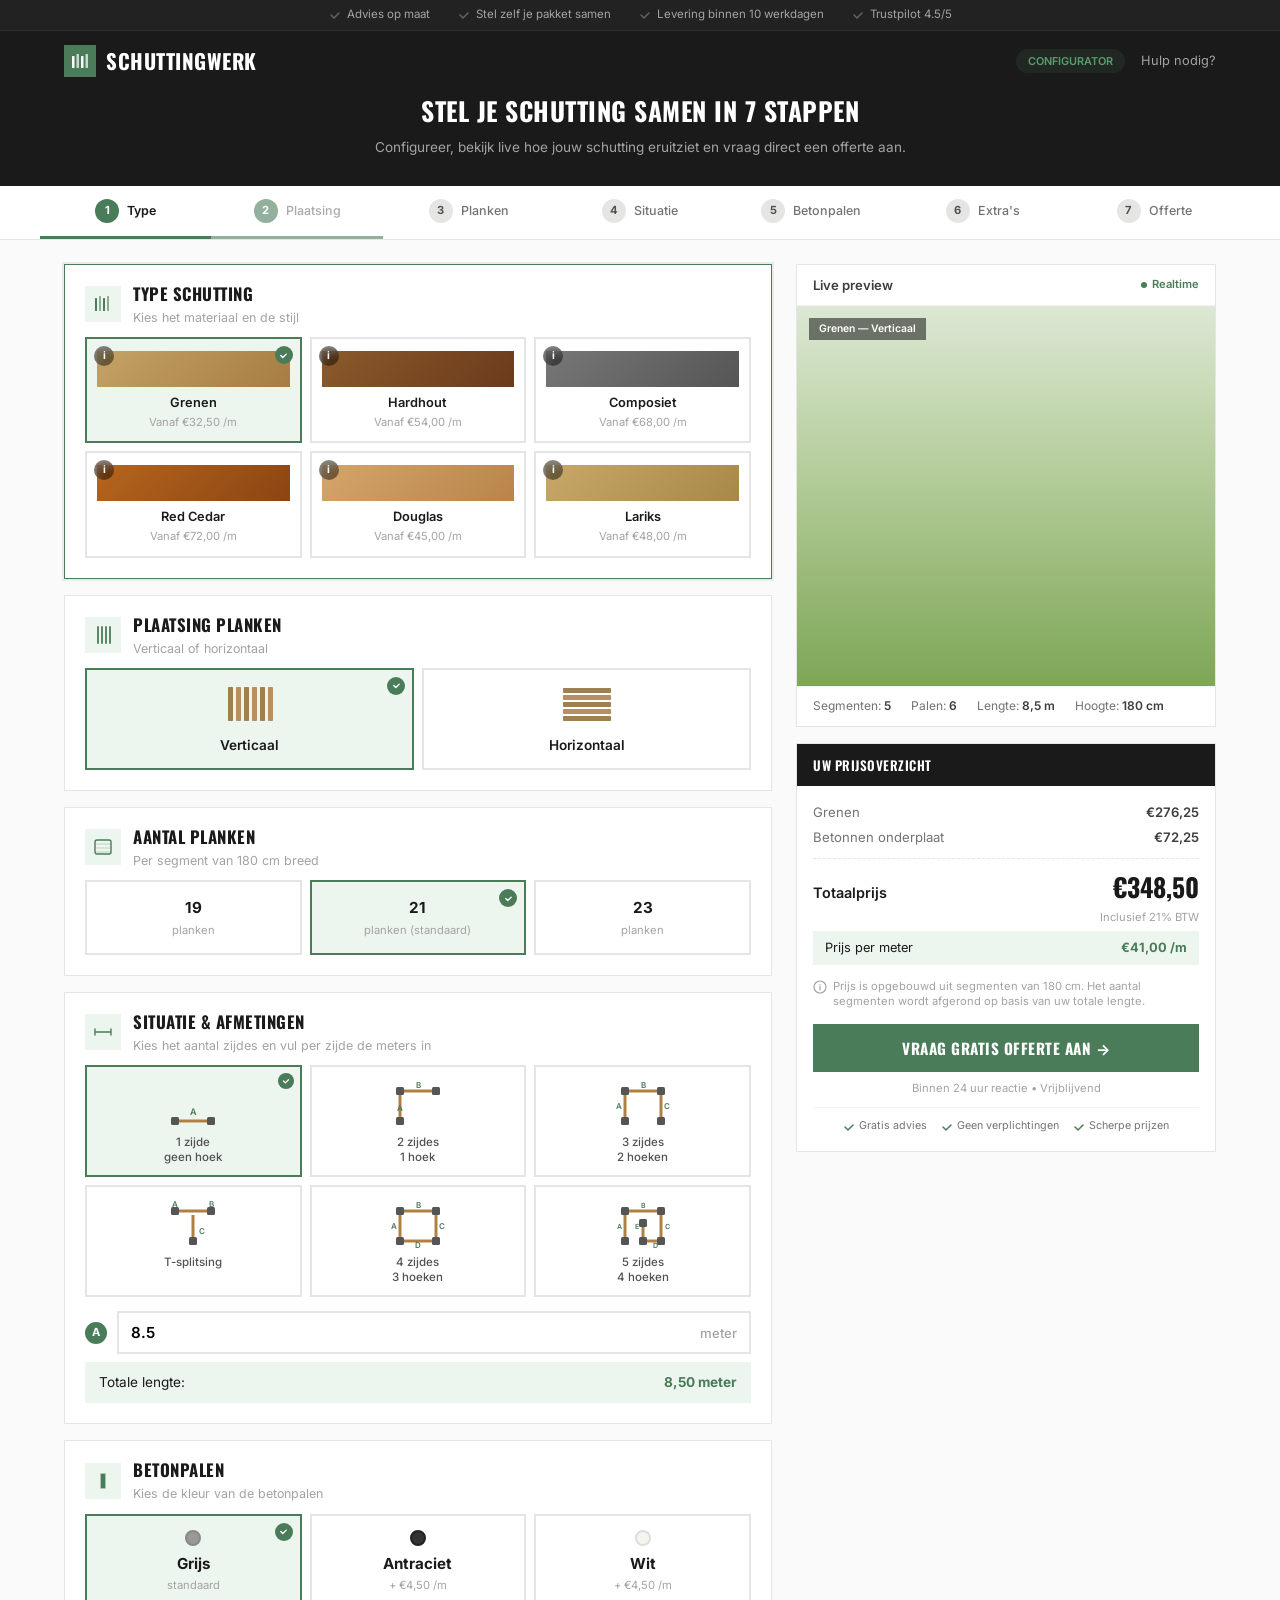
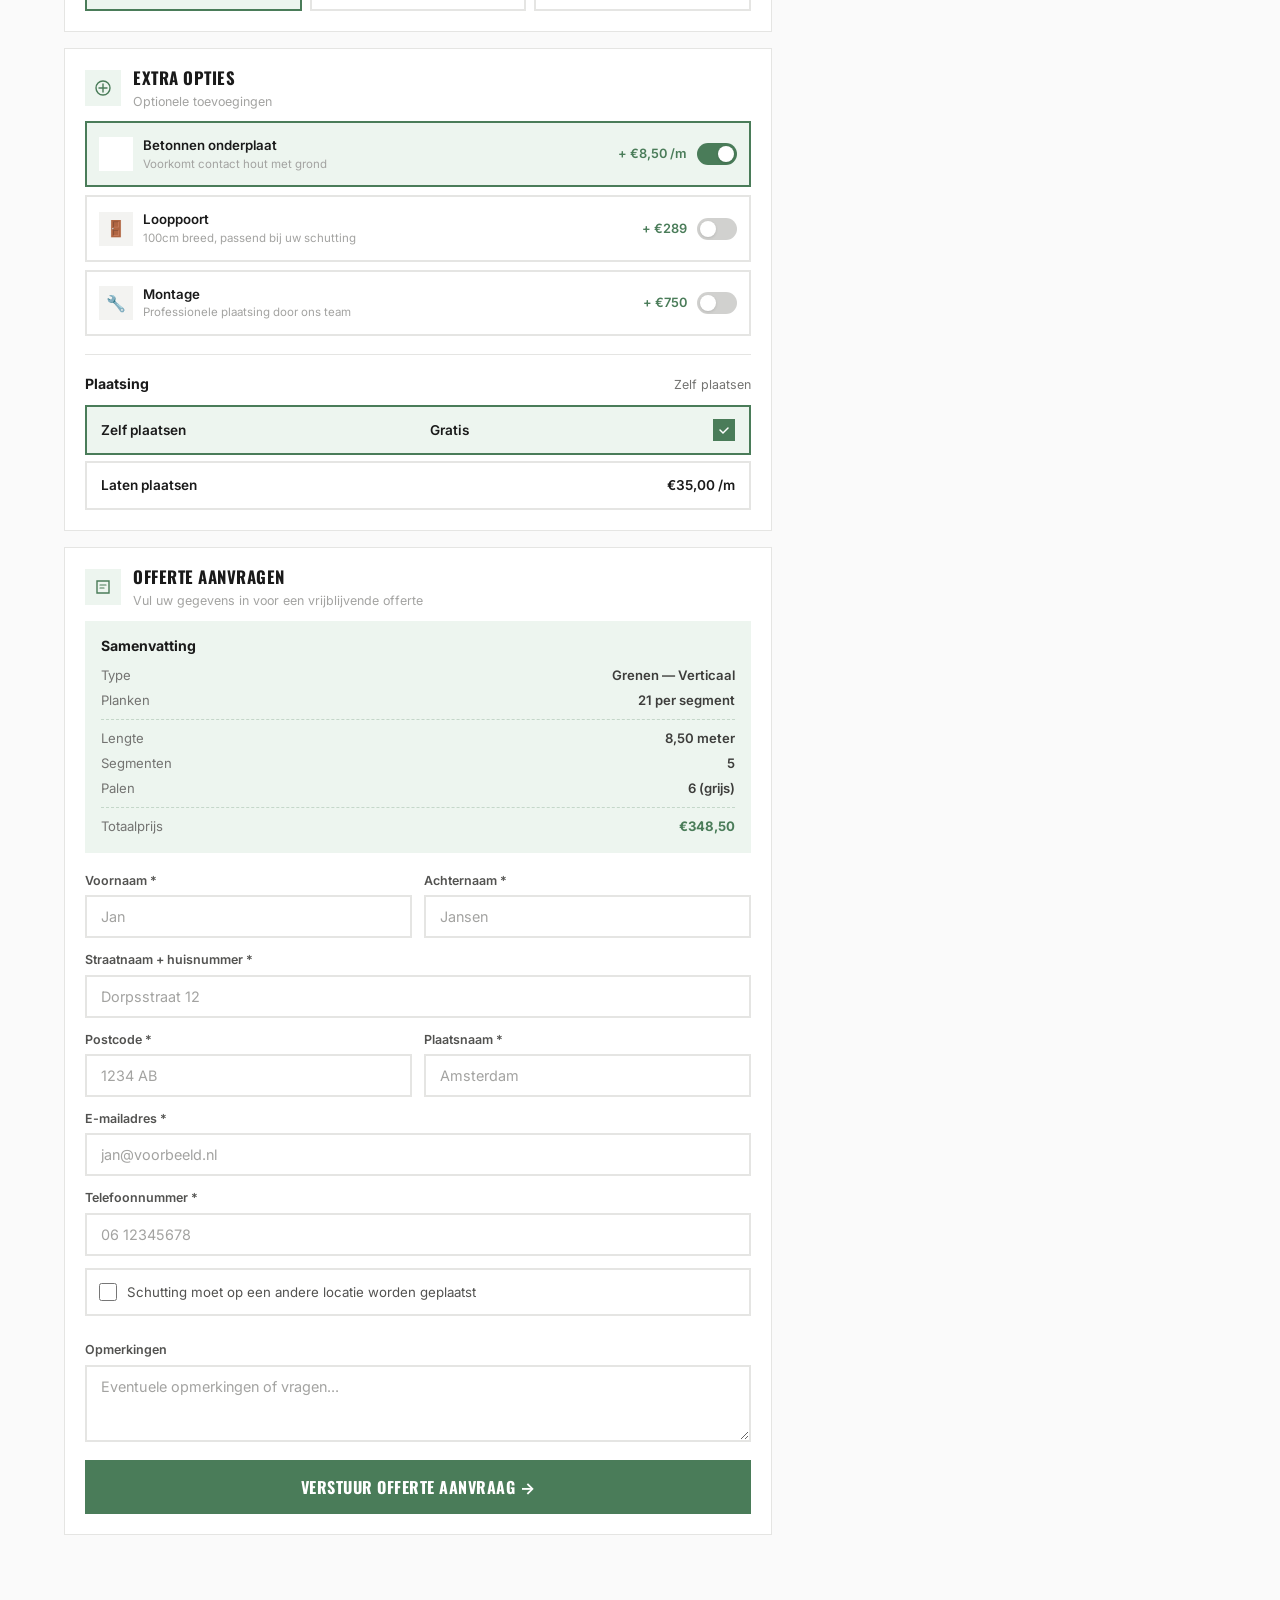
<file: preview.html>
<!DOCTYPE html>
<html lang="nl">
<head>
<meta charset="UTF-8">
<meta name="viewport" content="width=device-width, initial-scale=1.0">
<title>Schuttingwerk Configurator — Preview</title>
<link rel="preconnect" href="https://fonts.googleapis.com">
<link href="https://fonts.googleapis.com/css2?family=Oswald:wght@500;600;700&family=Inter:wght@400;500;600;700&display=swap" rel="stylesheet">
<link rel="stylesheet" href="schuttingwerk-configurator/assets/css/configurator.css">
</head>
<body style="margin:0;padding:0;background:#e0e0e0;">

<div class="swk-wrap">

<!-- Header -->
<header class="swk-header">
    <div class="swk-topbar">
        <span><svg width="12" height="12" viewBox="0 0 12 12" fill="none"><path d="M2 6l3 3 5-5" stroke="currentColor" stroke-width="1.5" stroke-linecap="round"/></svg> Advies op maat</span>
        <span><svg width="12" height="12" viewBox="0 0 12 12" fill="none"><path d="M2 6l3 3 5-5" stroke="currentColor" stroke-width="1.5" stroke-linecap="round"/></svg> Stel zelf je pakket samen</span>
        <span><svg width="12" height="12" viewBox="0 0 12 12" fill="none"><path d="M2 6l3 3 5-5" stroke="currentColor" stroke-width="1.5" stroke-linecap="round"/></svg> Levering binnen 10 werkdagen</span>
        <span><svg width="12" height="12" viewBox="0 0 12 12" fill="none"><path d="M2 6l3 3 5-5" stroke="currentColor" stroke-width="1.5" stroke-linecap="round"/></svg> Trustpilot 4.5/5</span>
    </div>
    <nav class="swk-navbar">
        <a class="swk-logo" href="#">
            <span class="swk-logo-icon"><svg width="18" height="18" viewBox="0 0 18 18" fill="none"><rect x="1" y="4" width="2.5" height="12" rx=".5" fill="white"/><rect x="5.5" y="2" width="2.5" height="14" rx=".5" fill="white" opacity=".7"/><rect x="10" y="4" width="2.5" height="12" rx=".5" fill="white"/><rect x="14.5" y="2" width="2.5" height="14" rx=".5" fill="white" opacity=".7"/></svg></span>
            Schuttingwerk
        </a>
        <div style="display:flex;align-items:center;gap:16px">
            <span class="swk-badge">Configurator</span>
            <a href="#" class="swk-help-link">Hulp nodig?</a>
        </div>
    </nav>
</header>

<!-- Page Title -->
<div class="swk-page-title">
    <h1>Stel je schutting samen in 7 stappen</h1>
    <p>Configureer, bekijk live hoe jouw schutting eruitziet en vraag direct een offerte aan.</p>
</div>

<!-- Progress Bar -->
<div class="swk-progress">
    <div class="swk-progress-inner">
        <div class="swk-step-tab swk-active" data-swk-goto="1">
            <span class="swk-step-num">1</span>
            <span class="swk-step-label">Type</span>
        </div>
        <div class="swk-step-tab swk-completed" data-swk-goto="2">
            <span class="swk-step-num">2</span>
            <span class="swk-step-label">Plaatsing</span>
        </div>
        <div class="swk-step-tab" data-swk-goto="3">
            <span class="swk-step-num">3</span>
            <span class="swk-step-label">Planken</span>
        </div>
        <div class="swk-step-tab" data-swk-goto="4">
            <span class="swk-step-num">4</span>
            <span class="swk-step-label">Situatie</span>
        </div>
        <div class="swk-step-tab" data-swk-goto="5">
            <span class="swk-step-num">5</span>
            <span class="swk-step-label">Betonpalen</span>
        </div>
        <div class="swk-step-tab" data-swk-goto="6">
            <span class="swk-step-num">6</span>
            <span class="swk-step-label">Extra's</span>
        </div>
        <div class="swk-step-tab" data-swk-goto="7">
            <span class="swk-step-num">7</span>
            <span class="swk-step-label">Offerte</span>
        </div>
    </div>
</div>

<!-- Main Layout -->
<div class="swk-layout">

    <!-- Left Column: Steps -->
    <div class="swk-steps">

        <!-- STEP 1: Type schutting -->
        <section class="swk-step-card swk-active-card" id="swk-s1">
            <div class="swk-card-header">
                <div class="swk-card-icon">
                    <svg width="18" height="18" viewBox="0 0 18 18" fill="none"><rect x="1" y="3" width="2" height="13" rx=".5" fill="currentColor"/><rect x="5" y="1" width="2" height="15" rx=".5" fill="currentColor" opacity=".6"/><rect x="9" y="3" width="2" height="13" rx=".5" fill="currentColor"/><rect x="13" y="1" width="2" height="15" rx=".5" fill="currentColor" opacity=".6"/></svg>
                </div>
                <div>
                    <div class="swk-card-title">Type schutting</div>
                    <div class="swk-card-desc">Kies het materiaal en de stijl</div>
                </div>
            </div>
            <div class="swk-card-body">
                <div class="swk-type-grid">
                    <div class="swk-type-card swk-selected" data-swk-type="grenen">
                        <div class="swk-type-info">i</div>
                        <div class="swk-type-tip">
                            <span class="swk-tip-title">Grenen</span>
                            <span>Betaalbaar &amp; populair</span>
                            <span>Geschikt voor elke tuin</span>
                            <span>Drukvast ge&iuml;mpregneerd</span>
                        </div>
                        <div class="swk-type-swatch" style="background:linear-gradient(135deg,#c4a265,#a67c42);height:36px;border-radius:0"></div>
                        <div class="swk-type-name">Grenen</div>
                        <div class="swk-type-from">Vanaf &euro;32,50 /m</div>
                    </div>
                    <div class="swk-type-card" data-swk-type="hardhout">
                        <div class="swk-type-info">i</div>
                        <div class="swk-type-tip">
                            <span class="swk-tip-title">Hardhout</span>
                            <span>Zeer duurzaam (25+ jaar)</span>
                            <span>Natuurlijke uitstraling</span>
                        </div>
                        <div class="swk-type-swatch" style="background:linear-gradient(135deg,#8B5A2B,#6B3A1B);height:36px;border-radius:0"></div>
                        <div class="swk-type-name">Hardhout</div>
                        <div class="swk-type-from">Vanaf &euro;54,00 /m</div>
                    </div>
                    <div class="swk-type-card" data-swk-type="composiet">
                        <div class="swk-type-info">i</div>
                        <div class="swk-type-tip">
                            <span class="swk-tip-title">Composiet</span>
                            <span>Onderhoudsvrij</span>
                            <span>Modern design</span>
                        </div>
                        <div class="swk-type-swatch" style="background:linear-gradient(135deg,#777,#555);height:36px;border-radius:0"></div>
                        <div class="swk-type-name">Composiet</div>
                        <div class="swk-type-from">Vanaf &euro;68,00 /m</div>
                    </div>
                    <div class="swk-type-card" data-swk-type="red-cedar">
                        <div class="swk-type-info">i</div>
                        <div class="swk-type-tip">
                            <span class="swk-tip-title">Red Cedar</span>
                            <span>Luxe uitstraling</span>
                            <span>Natuurlijk duurzaam</span>
                        </div>
                        <div class="swk-type-swatch" style="background:linear-gradient(135deg,#B5651D,#8B4513);height:36px;border-radius:0"></div>
                        <div class="swk-type-name">Red Cedar</div>
                        <div class="swk-type-from">Vanaf &euro;72,00 /m</div>
                    </div>
                    <div class="swk-type-card" data-swk-type="douglas">
                        <div class="swk-type-info">i</div>
                        <div class="swk-type-tip">
                            <span class="swk-tip-title">Douglas</span>
                            <span>Warm van kleur</span>
                            <span>Sterke houtsoort</span>
                        </div>
                        <div class="swk-type-swatch" style="background:linear-gradient(135deg,#D4A56A,#B8844A);height:36px;border-radius:0"></div>
                        <div class="swk-type-name">Douglas</div>
                        <div class="swk-type-from">Vanaf &euro;45,00 /m</div>
                    </div>
                    <div class="swk-type-card" data-swk-type="lariks">
                        <div class="swk-type-info">i</div>
                        <div class="swk-type-tip">
                            <span class="swk-tip-title">Lariks</span>
                            <span>Grijst mooi op</span>
                            <span>Zeer sterk</span>
                        </div>
                        <div class="swk-type-swatch" style="background:linear-gradient(135deg,#C8A868,#A88848);height:36px;border-radius:0"></div>
                        <div class="swk-type-name">Lariks</div>
                        <div class="swk-type-from">Vanaf &euro;48,00 /m</div>
                    </div>
                </div>
            </div>
        </section>

        <!-- STEP 2: Plaatsing planken -->
        <section class="swk-step-card" id="swk-s2">
            <div class="swk-card-header">
                <div class="swk-card-icon">
                    <svg width="18" height="18" viewBox="0 0 18 18" fill="none"><path d="M4 1v16M8 1v16M12 1v16M16 1v16" stroke="currentColor" stroke-width="1.8" stroke-linecap="round"/></svg>
                </div>
                <div>
                    <div class="swk-card-title">Plaatsing planken</div>
                    <div class="swk-card-desc">Verticaal of horizontaal</div>
                </div>
            </div>
            <div class="swk-card-body">
                <div class="swk-orient-grid">
                    <div class="swk-orient-item swk-selected" data-swk-orient="verticaal">
                        <svg width="50" height="36" viewBox="0 0 50 36"><rect x="3" y="1" width="5" height="34" rx=".8" fill="#A08050"/><rect x="11" y="1" width="5" height="34" rx=".8" fill="#B59060"/><rect x="19" y="1" width="5" height="34" rx=".8" fill="#A08050"/><rect x="27" y="1" width="5" height="34" rx=".8" fill="#B59060"/><rect x="35" y="1" width="5" height="34" rx=".8" fill="#A08050"/><rect x="43" y="1" width="5" height="34" rx=".8" fill="#B59060"/></svg>
                        <div class="swk-orient-label">Verticaal</div>
                    </div>
                    <div class="swk-orient-item" data-swk-orient="horizontaal">
                        <svg width="50" height="36" viewBox="0 0 50 36"><rect x="1" y="2" width="48" height="5" rx=".8" fill="#A08050"/><rect x="1" y="9" width="48" height="5" rx=".8" fill="#B59060"/><rect x="1" y="16" width="48" height="5" rx=".8" fill="#A08050"/><rect x="1" y="23" width="48" height="5" rx=".8" fill="#B59060"/><rect x="1" y="30" width="48" height="5" rx=".8" fill="#A08050"/></svg>
                        <div class="swk-orient-label">Horizontaal</div>
                    </div>
                </div>
            </div>
        </section>

        <!-- STEP 3: Aantal planken -->
        <section class="swk-step-card" id="swk-s3">
            <div class="swk-card-header">
                <div class="swk-card-icon">
                    <svg width="18" height="18" viewBox="0 0 18 18" fill="none"><rect x="1" y="2" width="16" height="14" rx="2" stroke="currentColor" stroke-width="1.4" fill="none"/><path d="M1 6h16M1 10h16M1 14h16" stroke="currentColor" stroke-width="1" opacity=".3"/></svg>
                </div>
                <div>
                    <div class="swk-card-title">Aantal planken</div>
                    <div class="swk-card-desc">Per segment van 180 cm breed</div>
                </div>
            </div>
            <div class="swk-card-body">
                <div class="swk-choice-grid">
                    <div class="swk-choice" data-swk-planken="19">
                        <div class="swk-choice-num">19</div>
                        <div class="swk-choice-sub">planken</div>
                    </div>
                    <div class="swk-choice swk-selected" data-swk-planken="21">
                        <div class="swk-choice-num">21</div>
                        <div class="swk-choice-sub">planken (standaard)</div>
                    </div>
                    <div class="swk-choice" data-swk-planken="23">
                        <div class="swk-choice-num">23</div>
                        <div class="swk-choice-sub">planken</div>
                    </div>
                </div>
            </div>
        </section>

        <!-- STEP 4: Situatie & afmetingen -->
        <section class="swk-step-card" id="swk-s4">
            <div class="swk-card-header">
                <div class="swk-card-icon">
                    <svg width="18" height="18" viewBox="0 0 18 18" fill="none"><path d="M1 9h16M1 6v6M17 6v6" stroke="currentColor" stroke-width="1.4" stroke-linecap="round"/></svg>
                </div>
                <div>
                    <div class="swk-card-title">Situatie &amp; afmetingen</div>
                    <div class="swk-card-desc">Kies het aantal zijdes en vul per zijde de meters in</div>
                </div>
            </div>
            <div class="swk-card-body">
                <div class="swk-sit-grid">
                    <div class="swk-sit-item swk-selected" data-swk-sit="1">
                        <svg width="60" height="50" viewBox="0 0 60 50"><rect x="8" y="38" width="8" height="8" rx="1.5" fill="#555"/><line x1="16" y1="42" x2="44" y2="42" stroke="#B08040" stroke-width="3"/><rect x="44" y="38" width="8" height="8" rx="1.5" fill="#555"/><text x="30" y="36" text-anchor="middle" font-size="9" font-weight="600" fill="#4A7C59">A</text></svg>
                        <div class="swk-sit-label">1 zijde<br>geen hoek</div>
                    </div>
                    <div class="swk-sit-item" data-swk-sit="2">
                        <svg width="60" height="50" viewBox="0 0 60 50"><rect x="8" y="38" width="8" height="8" rx="1.5" fill="#555"/><line x1="12" y1="38" x2="12" y2="16" stroke="#B08040" stroke-width="3"/><rect x="8" y="8" width="8" height="8" rx="1.5" fill="#555"/><line x1="16" y1="12" x2="44" y2="12" stroke="#B08040" stroke-width="3"/><rect x="44" y="8" width="8" height="8" rx="1.5" fill="#555"/><text x="12" y="32" text-anchor="middle" font-size="8" font-weight="600" fill="#4A7C59">A</text><text x="30" y="9" text-anchor="middle" font-size="8" font-weight="600" fill="#4A7C59">B</text></svg>
                        <div class="swk-sit-label">2 zijdes<br>1 hoek</div>
                    </div>
                    <div class="swk-sit-item" data-swk-sit="3">
                        <svg width="60" height="50" viewBox="0 0 60 50"><rect x="44" y="38" width="8" height="8" rx="1.5" fill="#555"/><line x1="48" y1="38" x2="48" y2="16" stroke="#B08040" stroke-width="3"/><rect x="44" y="8" width="8" height="8" rx="1.5" fill="#555"/><line x1="44" y1="12" x2="16" y2="12" stroke="#B08040" stroke-width="3"/><rect x="8" y="8" width="8" height="8" rx="1.5" fill="#555"/><line x1="12" y1="16" x2="12" y2="38" stroke="#B08040" stroke-width="3"/><rect x="8" y="38" width="8" height="8" rx="1.5" fill="#555"/><text x="6" y="30" text-anchor="middle" font-size="8" font-weight="600" fill="#4A7C59">A</text><text x="30" y="9" text-anchor="middle" font-size="8" font-weight="600" fill="#4A7C59">B</text><text x="54" y="30" text-anchor="middle" font-size="8" font-weight="600" fill="#4A7C59">C</text></svg>
                        <div class="swk-sit-label">3 zijdes<br>2 hoeken</div>
                    </div>
                    <div class="swk-sit-item" data-swk-sit="t">
                        <svg width="60" height="50" viewBox="0 0 60 50"><rect x="8" y="8" width="8" height="8" rx="1.5" fill="#555"/><line x1="16" y1="12" x2="44" y2="12" stroke="#B08040" stroke-width="3"/><rect x="44" y="8" width="8" height="8" rx="1.5" fill="#555"/><line x1="30" y1="16" x2="30" y2="38" stroke="#B08040" stroke-width="3"/><rect x="26" y="38" width="8" height="8" rx="1.5" fill="#555"/><text x="12" y="8" text-anchor="middle" font-size="8" font-weight="600" fill="#4A7C59">A</text><text x="48" y="8" text-anchor="middle" font-size="8" font-weight="600" fill="#4A7C59">B</text><text x="36" y="35" font-size="8" font-weight="600" fill="#4A7C59">C</text></svg>
                        <div class="swk-sit-label">T-splitsing</div>
                    </div>
                    <div class="swk-sit-item" data-swk-sit="4">
                        <svg width="60" height="50" viewBox="0 0 60 50"><rect x="8" y="38" width="8" height="8" rx="1.5" fill="#555"/><line x1="12" y1="38" x2="12" y2="16" stroke="#B08040" stroke-width="3"/><rect x="8" y="8" width="8" height="8" rx="1.5" fill="#555"/><line x1="16" y1="12" x2="44" y2="12" stroke="#B08040" stroke-width="3"/><rect x="44" y="8" width="8" height="8" rx="1.5" fill="#555"/><line x1="48" y1="16" x2="48" y2="38" stroke="#B08040" stroke-width="3"/><rect x="44" y="38" width="8" height="8" rx="1.5" fill="#555"/><line x1="44" y1="42" x2="16" y2="42" stroke="#B08040" stroke-width="3"/><text x="6" y="30" text-anchor="middle" font-size="8" font-weight="600" fill="#4A7C59">A</text><text x="30" y="9" text-anchor="middle" font-size="8" font-weight="600" fill="#4A7C59">B</text><text x="54" y="30" text-anchor="middle" font-size="8" font-weight="600" fill="#4A7C59">C</text><text x="30" y="49" text-anchor="middle" font-size="8" font-weight="600" fill="#4A7C59">D</text></svg>
                        <div class="swk-sit-label">4 zijdes<br>3 hoeken</div>
                    </div>
                    <div class="swk-sit-item" data-swk-sit="5">
                        <svg width="60" height="50" viewBox="0 0 60 50"><rect x="8" y="38" width="8" height="8" rx="1.5" fill="#555"/><line x1="12" y1="38" x2="12" y2="16" stroke="#B08040" stroke-width="3"/><rect x="8" y="8" width="8" height="8" rx="1.5" fill="#555"/><line x1="16" y1="12" x2="44" y2="12" stroke="#B08040" stroke-width="3"/><rect x="44" y="8" width="8" height="8" rx="1.5" fill="#555"/><line x1="48" y1="16" x2="48" y2="38" stroke="#B08040" stroke-width="3"/><rect x="44" y="38" width="8" height="8" rx="1.5" fill="#555"/><line x1="44" y1="42" x2="30" y2="42" stroke="#B08040" stroke-width="3"/><rect x="26" y="38" width="8" height="8" rx="1.5" fill="#555"/><line x1="30" y1="38" x2="30" y2="25" stroke="#B08040" stroke-width="3"/><rect x="26" y="20" width="8" height="8" rx="1.5" fill="#555"/><text x="6" y="30" text-anchor="middle" font-size="7" font-weight="600" fill="#4A7C59">A</text><text x="30" y="9" text-anchor="middle" font-size="7" font-weight="600" fill="#4A7C59">B</text><text x="54" y="30" text-anchor="middle" font-size="7" font-weight="600" fill="#4A7C59">C</text><text x="42" y="49" text-anchor="middle" font-size="7" font-weight="600" fill="#4A7C59">D</text><text x="24" y="30" text-anchor="middle" font-size="7" font-weight="600" fill="#4A7C59">E</text></svg>
                        <div class="swk-sit-label">5 zijdes<br>4 hoeken</div>
                    </div>
                </div>
                <div id="swk-sides-container" class="swk-sides">
                    <div class="swk-side-row">
                        <div class="swk-side-label">A</div>
                        <div class="swk-side-input">
                            <input type="number" min="1" max="30" step="0.5" placeholder="0" value="8.5" data-swk-idx="0">
                            <span>meter</span>
                        </div>
                    </div>
                </div>
                <div class="swk-total-len">
                    <span>Totale lengte:</span>
                    <strong id="swk-total-len-val">8,50 meter</strong>
                </div>
            </div>
        </section>

        <!-- STEP 5: Betonpalen -->
        <section class="swk-step-card" id="swk-s5">
            <div class="swk-card-header">
                <div class="swk-card-icon">
                    <svg width="18" height="18" viewBox="0 0 18 18" fill="none"><rect x="6" y="1" width="6" height="16" rx="1" fill="currentColor" opacity=".4"/><rect x="7" y="2" width="4" height="14" rx=".5" fill="currentColor"/></svg>
                </div>
                <div>
                    <div class="swk-card-title">Betonpalen</div>
                    <div class="swk-card-desc">Kies de kleur van de betonpalen</div>
                </div>
            </div>
            <div class="swk-card-body">
                <div class="swk-choice-grid">
                    <div class="swk-choice swk-selected" data-swk-paal="grijs">
                        <div class="swk-choice-dot" style="background:#999;border-color:#888"></div>
                        <div class="swk-choice-num">Grijs</div>
                        <div class="swk-choice-sub">standaard</div>
                    </div>
                    <div class="swk-choice" data-swk-paal="antraciet">
                        <div class="swk-choice-dot" style="background:#333;border-color:#222"></div>
                        <div class="swk-choice-num">Antraciet</div>
                        <div class="swk-choice-sub">+ &euro;4,50 /m</div>
                    </div>
                    <div class="swk-choice" data-swk-paal="wit">
                        <div class="swk-choice-dot" style="background:#f5f5f0;border-color:#ddd"></div>
                        <div class="swk-choice-num">Wit</div>
                        <div class="swk-choice-sub">+ &euro;4,50 /m</div>
                    </div>
                </div>
            </div>
        </section>

        <!-- STEP 6: Extra opties -->
        <section class="swk-step-card" id="swk-s6">
            <div class="swk-card-header">
                <div class="swk-card-icon">
                    <svg width="18" height="18" viewBox="0 0 18 18" fill="none"><circle cx="9" cy="9" r="7" stroke="currentColor" stroke-width="1.4" fill="none"/><path d="M9 5v8M5 9h8" stroke="currentColor" stroke-width="1.4" stroke-linecap="round"/></svg>
                </div>
                <div>
                    <div class="swk-card-title">Extra opties</div>
                    <div class="swk-card-desc">Optionele toevoegingen</div>
                </div>
            </div>
            <div class="swk-card-body">
                <div class="swk-extras-list">
                    <div class="swk-extra swk-on" data-swk-extra="onderplaat">
                        <div class="swk-extra-left">
                            <div class="swk-extra-icon">&#x25A3;</div>
                            <div>
                                <div class="swk-extra-name">Betonnen onderplaat</div>
                                <div class="swk-extra-desc">Voorkomt contact hout met grond</div>
                            </div>
                        </div>
                        <div class="swk-extra-right">
                            <div class="swk-extra-price">+ &euro;8,50 /m</div>
                            <div class="swk-toggle swk-on"></div>
                        </div>
                    </div>
                    <div class="swk-extra" data-swk-extra="poort">
                        <div class="swk-extra-left">
                            <div class="swk-extra-icon">&#x1F6AA;</div>
                            <div>
                                <div class="swk-extra-name">Looppoort</div>
                                <div class="swk-extra-desc">100cm breed, passend bij uw schutting</div>
                            </div>
                        </div>
                        <div class="swk-extra-right">
                            <div class="swk-extra-price">+ &euro;289</div>
                            <div class="swk-toggle"></div>
                        </div>
                    </div>
                    <div class="swk-extra" data-swk-extra="montage">
                        <div class="swk-extra-left">
                            <div class="swk-extra-icon">&#x1F527;</div>
                            <div>
                                <div class="swk-extra-name">Montage</div>
                                <div class="swk-extra-desc">Professionele plaatsing door ons team</div>
                            </div>
                        </div>
                        <div class="swk-extra-right">
                            <div class="swk-extra-price">+ &euro;750</div>
                            <div class="swk-toggle"></div>
                        </div>
                    </div>
                </div>

                <!-- Plaatsing section -->
                <div class="swk-placement-section">
                    <div class="swk-placement-header">
                        <div class="swk-placement-title">Plaatsing</div>
                        <div class="swk-placement-current">Zelf plaatsen</div>
                    </div>
                    <div class="swk-placement-list">
                        <div class="swk-placement-option swk-selected">
                            <span class="swk-placement-label">Zelf plaatsen</span>
                            <span class="swk-placement-price">Gratis</span>
                            <span class="swk-placement-check"><svg width="12" height="12" viewBox="0 0 12 12" fill="none"><path d="M2 6l3 3 5-5" stroke="currentColor" stroke-width="1.5" stroke-linecap="round"/></svg></span>
                        </div>
                        <div class="swk-placement-option">
                            <span class="swk-placement-label">Laten plaatsen</span>
                            <span class="swk-placement-price">&euro;35,00 /m</span>
                            <span class="swk-placement-check"><svg width="12" height="12" viewBox="0 0 12 12" fill="none"><path d="M2 6l3 3 5-5" stroke="currentColor" stroke-width="1.5" stroke-linecap="round"/></svg></span>
                        </div>
                    </div>
                </div>
            </div>
        </section>

        <!-- STEP 7: Offerte aanvragen -->
        <section class="swk-step-card" id="swk-s7">
            <div class="swk-card-header">
                <div class="swk-card-icon">
                    <svg width="18" height="18" viewBox="0 0 18 18" fill="none"><path d="M3 3h12v12H3z" stroke="currentColor" stroke-width="1.4" fill="none" rx="1.5"/><path d="M6 7h6M6 10h4" stroke="currentColor" stroke-width="1.2" stroke-linecap="round"/></svg>
                </div>
                <div>
                    <div class="swk-card-title">Offerte aanvragen</div>
                    <div class="swk-card-desc">Vul uw gegevens in voor een vrijblijvende offerte</div>
                </div>
            </div>
            <div class="swk-card-body">
                <div class="swk-form-summary">
                    <div class="swk-fs-title">Samenvatting</div>
                    <div class="swk-fs-row"><span class="swk-fs-l">Type</span><span class="swk-fs-v">Grenen &mdash; Verticaal</span></div>
                    <div class="swk-fs-row"><span class="swk-fs-l">Planken</span><span class="swk-fs-v">21 per segment</span></div>
                    <hr class="swk-fs-divider">
                    <div class="swk-fs-row"><span class="swk-fs-l">Lengte</span><span class="swk-fs-v">8,50 meter</span></div>
                    <div class="swk-fs-row"><span class="swk-fs-l">Segmenten</span><span class="swk-fs-v">5</span></div>
                    <div class="swk-fs-row"><span class="swk-fs-l">Palen</span><span class="swk-fs-v">6 (grijs)</span></div>
                    <hr class="swk-fs-divider">
                    <div class="swk-fs-row"><span class="swk-fs-l">Totaalprijs</span><span class="swk-fs-v" style="color:var(--swk-gr);font-weight:700">&euro;348,50</span></div>
                </div>
                <div class="swk-form-group">
                    <div class="swk-form-row">
                        <div class="swk-form-field">
                            <label class="swk-form-label" for="swk-f-voornaam">Voornaam *</label>
                            <input class="swk-form-input" id="swk-f-voornaam" type="text" placeholder="Jan">
                        </div>
                        <div class="swk-form-field">
                            <label class="swk-form-label" for="swk-f-achternaam">Achternaam *</label>
                            <input class="swk-form-input" id="swk-f-achternaam" type="text" placeholder="Jansen">
                        </div>
                    </div>
                    <div class="swk-form-field">
                        <label class="swk-form-label" for="swk-f-straat">Straatnaam + huisnummer *</label>
                        <input class="swk-form-input" id="swk-f-straat" type="text" placeholder="Dorpsstraat 12">
                    </div>
                    <div class="swk-form-row">
                        <div class="swk-form-field">
                            <label class="swk-form-label" for="swk-f-postcode">Postcode *</label>
                            <input class="swk-form-input" id="swk-f-postcode" type="text" placeholder="1234 AB">
                        </div>
                        <div class="swk-form-field">
                            <label class="swk-form-label" for="swk-f-plaats">Plaatsnaam *</label>
                            <input class="swk-form-input" id="swk-f-plaats" type="text" placeholder="Amsterdam">
                        </div>
                    </div>
                    <div class="swk-form-field">
                        <label class="swk-form-label" for="swk-f-email">E-mailadres *</label>
                        <input class="swk-form-input" id="swk-f-email" type="email" placeholder="jan@voorbeeld.nl">
                    </div>
                    <div class="swk-form-field">
                        <label class="swk-form-label" for="swk-f-telefoon">Telefoonnummer *</label>
                        <input class="swk-form-input" id="swk-f-telefoon" type="tel" placeholder="06 12345678">
                    </div>
                    <div class="swk-form-check">
                        <input type="checkbox" id="swk-f-locatie">
                        <label for="swk-f-locatie">Schutting moet op een andere locatie worden geplaatst</label>
                    </div>
                    <div class="swk-form-field">
                        <label class="swk-form-label" for="swk-f-opmerkingen">Opmerkingen</label>
                        <textarea class="swk-form-input swk-form-textarea" id="swk-f-opmerkingen" rows="3" placeholder="Eventuele opmerkingen of vragen..."></textarea>
                    </div>
                    <button class="swk-cta swk-cta-big" id="swk-submit-btn">Verstuur offerte aanvraag &rarr;</button>
                </div>
            </div>
        </section>

    </div><!-- /.swk-steps -->

    <!-- Right Column: Preview + Price -->
    <aside class="swk-sidebar">
        <div class="swk-preview-card">
            <div class="swk-preview-top">
                <span class="swk-preview-name">Live preview</span>
                <span class="swk-preview-live">Realtime</span>
            </div>
            <div class="swk-scene" id="swk-scene">
                <div class="swk-scene-label">Grenen &mdash; Verticaal</div>
            </div>
            <div class="swk-preview-meta">
                <span>Segmenten: <strong>5</strong></span>
                <span>Palen: <strong>6</strong></span>
                <span>Lengte: <strong>8,5 m</strong></span>
                <span>Hoogte: <strong>180 cm</strong></span>
            </div>
        </div>

        <div class="swk-price-card">
            <div class="swk-price-header">Uw prijsoverzicht</div>
            <div class="swk-price-body">
                <div class="swk-price-lines">
                    <div class="swk-price-line">
                        <span class="swk-price-line-label">Grenen</span>
                        <span class="swk-price-line-value">&euro;276,25</span>
                    </div>
                    <div class="swk-price-line">
                        <span class="swk-price-line-label">Betonnen onderplaat</span>
                        <span class="swk-price-line-value">&euro;72,25</span>
                    </div>
                </div>
                <hr class="swk-price-sep">
                <div class="swk-price-total-row">
                    <span class="swk-price-total-label">Totaalprijs</span>
                    <span class="swk-price-total-amount">&euro;348,50</span>
                </div>
                <div class="swk-price-vat">Inclusief 21% BTW</div>
                <div class="swk-price-per-meter">
                    <span>Prijs per meter</span>
                    <strong>&euro;41,00 /m</strong>
                </div>
                <div class="swk-price-info" aria-label="Prijsinformatie">
                    <svg width="14" height="14" viewBox="0 0 14 14" fill="none"><circle cx="7" cy="7" r="6" stroke="currentColor" stroke-width="1.2"/><path d="M7 6v4M7 4.5v.01" stroke="currentColor" stroke-width="1.2" stroke-linecap="round"/></svg>
                    <span>Prijs is opgebouwd uit segmenten van 180 cm. Het aantal segmenten wordt afgerond op basis van uw totale lengte.</span>
                </div>
                <button class="swk-cta">Vraag gratis offerte aan &rarr;</button>
                <div class="swk-cta-sub">Binnen 24 uur reactie &bull; Vrijblijvend</div>
                <div class="swk-trust-row">
                    <div class="swk-trust-item"><svg width="12" height="12" viewBox="0 0 12 12" fill="none"><path d="M2 6l3 3 5-5" stroke="currentColor" stroke-width="1.5" stroke-linecap="round"/></svg> Gratis advies</div>
                    <div class="swk-trust-item"><svg width="12" height="12" viewBox="0 0 12 12" fill="none"><path d="M2 6l3 3 5-5" stroke="currentColor" stroke-width="1.5" stroke-linecap="round"/></svg> Geen verplichtingen</div>
                    <div class="swk-trust-item"><svg width="12" height="12" viewBox="0 0 12 12" fill="none"><path d="M2 6l3 3 5-5" stroke="currentColor" stroke-width="1.5" stroke-linecap="round"/></svg> Scherpe prijzen</div>
                </div>
            </div>
        </div>
    </aside>

</div><!-- /.swk-layout -->

<!-- Toast notification container -->
<div class="swk-toast" id="swk-toast">Offerte succesvol verstuurd!</div>

<!-- Poort Modal -->
<div class="swk-modal-overlay" id="swk-poort-modal">
    <div class="swk-modal">
        <div class="swk-modal-header">
            <span>Kies uw looppoort</span>
            <button class="swk-modal-close">&times;</button>
        </div>
        <div class="swk-modal-body">
            <div class="swk-poort-title">Beschikbare poorten</div>
            <div class="swk-poort-grid">
                <div class="swk-poort-card swk-selected">
                    <div class="swk-poort-card-img" style="background:#ddd;display:flex;align-items:center;justify-content:center;color:#999;font-size:.8rem">Foto</div>
                    <div class="swk-poort-card-body">
                        <div class="swk-poort-card-label">Standaard looppoort</div>
                        <div class="swk-poort-card-price">&euro;289,00</div>
                    </div>
                </div>
                <div class="swk-poort-card">
                    <div class="swk-poort-card-img" style="background:#ddd;display:flex;align-items:center;justify-content:center;color:#999;font-size:.8rem">Foto</div>
                    <div class="swk-poort-card-body">
                        <div class="swk-poort-card-label">Dubbele poort</div>
                        <div class="swk-poort-card-price">&euro;489,00</div>
                    </div>
                </div>
            </div>
        </div>
    </div>
</div>

</div><!-- /.swk-wrap -->
</body>
</html>
</file>
<file: schuttingwerk-configurator/assets/css/configurator.css>
/**
 * Schuttingwerk Configurator Styles
 * All classes prefixed with swk- to avoid theme conflicts.
 */

/* === CUSTOM PROPERTIES === */
:root {
    --swk-bk: #1A1A1A;
    --swk-dk: #222;
    --swk-gr: #4A7C59;
    --swk-gbg: #EDF5EF;
    --swk-or: #4A7C59;
    --swk-orh: #3D6B4A;
    --swk-g50: #FAFAFA;
    --swk-g1: #F3F3F1;
    --swk-g2: #E5E5E3;
    --swk-g3: #D1D1CF;
    --swk-g4: #A3A3A1;
    --swk-g5: #737371;
    --swk-g6: #525250;
    --swk-g7: #3D3D3B;
    --swk-fb: 'Inter', -apple-system, sans-serif;
    --swk-fd: 'Oswald', 'Inter', sans-serif;
    --swk-r: 0px;
    --swk-rl: 0px;
}

/* === RESET (scoped) === */
.swk-wrap,
.swk-wrap *,
.swk-wrap *::before,
.swk-wrap *::after {
    box-sizing: border-box;
    margin: 0;
    padding: 0;
}

.swk-wrap {
    font-family: var(--swk-fb);
    color: var(--swk-bk);
    line-height: 1.55;
    background: var(--swk-g50);
    -webkit-font-smoothing: antialiased;
    -webkit-tap-highlight-color: transparent;
}

/* === HEADER === */
.swk-header {
    background: var(--swk-bk);
}

.swk-topbar {
    background: var(--swk-dk);
    padding: 6px 24px;
    display: flex;
    justify-content: center;
    gap: 28px;
    font-size: .72rem;
    color: var(--swk-g4);
    border-bottom: 1px solid rgba(255, 255, 255, .06);
}

.swk-topbar span {
    display: flex;
    align-items: center;
    gap: 6px;
}

.swk-topbar svg {
    opacity: .5;
}

.swk-navbar {
    max-width: 1200px;
    margin: 0 auto;
    padding: 14px 24px;
    display: flex;
    align-items: center;
    justify-content: space-between;
}

.swk-logo {
    font-family: var(--swk-fd);
    font-size: 1.3rem;
    font-weight: 800;
    color: #fff;
    text-decoration: none;
    display: flex;
    align-items: center;
    gap: 10px;
    text-transform: uppercase;
    letter-spacing: 0.5px;
}

.swk-logo-icon {
    width: 32px;
    height: 32px;
    background: var(--swk-gr);
    border-radius: 0px;
    display: flex;
    align-items: center;
    justify-content: center;
}

.swk-badge {
    font-size: .68rem;
    font-weight: 600;
    color: #5A9C6B;
    background: rgba(74, 124, 89, .15);
    padding: 4px 12px;
    border-radius: 20px;
    text-transform: uppercase;
}

.swk-help-link {
    font-size: .8rem;
    color: var(--swk-g4);
    text-decoration: none;
}

.swk-help-link:hover {
    color: #fff;
}

/* === PAGE TITLE === */
.swk-page-title {
    background: var(--swk-bk);
    padding: 0 24px 28px;
    text-align: center;
}

.swk-page-title h1 {
    font-family: var(--swk-fd);
    font-size: 1.6rem;
    font-weight: 700;
    color: #fff;
    margin: 0 auto 6px;
    text-transform: uppercase;
    letter-spacing: 0.5px;
}

.swk-page-title p {
    font-size: .85rem;
    color: var(--swk-g4);
}

/* === PROGRESS BAR === */
.swk-progress {
    background: #fff;
    border-bottom: 1px solid var(--swk-g2);
    padding: 0 24px;
    position: sticky;
    top: 0;
    z-index: 100;
}

.swk-progress-inner {
    max-width: 1200px;
    margin: 0 auto;
    display: flex;
}

.swk-step-tab {
    flex: 1;
    display: flex;
    align-items: center;
    justify-content: center;
    gap: 8px;
    padding: 13px 10px;
    cursor: pointer;
    border-bottom: 3px solid transparent;
    transition: all .25s;
    white-space: nowrap;
}

.swk-step-tab:hover {
    background: var(--swk-g50);
}

.swk-step-tab.swk-active {
    border-bottom-color: var(--swk-gr);
}

.swk-step-tab.swk-completed {
    border-bottom-color: var(--swk-gr);
    opacity: .6;
}

.swk-step-num {
    width: 24px;
    height: 24px;
    border-radius: 50%;
    font-size: .7rem;
    font-weight: 700;
    display: flex;
    align-items: center;
    justify-content: center;
    background: var(--swk-g2);
    color: var(--swk-g6);
    transition: all .25s;
}

.swk-step-tab.swk-active .swk-step-num,
.swk-step-tab.swk-completed .swk-step-num {
    background: var(--swk-gr);
    color: #fff;
}

.swk-step-label {
    font-size: .78rem;
    font-weight: 500;
    color: var(--swk-g5);
}

.swk-step-tab.swk-active .swk-step-label {
    color: var(--swk-bk);
    font-weight: 600;
}

/* === LAYOUT === */
.swk-layout {
    max-width: 1200px;
    margin: 0 auto;
    padding: 24px 24px 140px;
    display: grid;
    grid-template-columns: 1fr 420px;
    gap: 24px;
    align-items: start;
}

/* === SIDEBAR (preview + pricing) === */
.swk-sidebar {
    position: sticky;
    top: 68px;
    display: flex;
    flex-direction: column;
    gap: 16px;
}

/* === PREVIEW CARD === */
.swk-preview-card {
    background: #fff;
    border-radius: var(--swk-rl);
    border: 1px solid var(--swk-g2);
    overflow: hidden;
    box-shadow: none;
}

.swk-preview-top {
    padding: 10px 16px;
    display: flex;
    align-items: center;
    justify-content: space-between;
    border-bottom: 1px solid var(--swk-g1);
}

.swk-preview-name {
    font-weight: 600;
    font-size: .82rem;
    color: var(--swk-g7);
}

.swk-preview-live {
    display: flex;
    align-items: center;
    gap: 5px;
    font-size: .7rem;
    font-weight: 600;
    color: var(--swk-gr);
}

.swk-preview-live::before {
    content: '';
    width: 6px;
    height: 6px;
    background: var(--swk-gr);
    border-radius: 50%;
    animation: swk-pulse 2s infinite;
}

@keyframes swk-pulse {
    0%, 100% { opacity: 1; }
    50% { opacity: .4; }
}

.swk-scene {
    position: relative;
    height: 380px;
    overflow: hidden;
    background: linear-gradient(180deg, #dce8d4 0%, #b8cf9f 40%, #7da656 100%);
}

.swk-scene img {
    position: absolute;
    bottom: 4%;
    left: 50%;
    transform: translateX(-50%);
    height: 82%;
    max-width: 92%;
    object-fit: contain;
    transition: opacity .25s ease;
    filter: drop-shadow(0 8px 24px rgba(0, 0, 0, .22)) drop-shadow(0 2px 6px rgba(0, 0, 0, .12));
}

.swk-scene img.swk-fade {
    opacity: 0;
}

.swk-scene-label {
    position: absolute;
    top: 12px;
    left: 12px;
    background: rgba(0, 0, 0, .5);
    color: #fff;
    font-size: .65rem;
    font-weight: 600;
    padding: 3px 10px;
    border-radius: 0px;
    backdrop-filter: blur(4px);
}

.swk-preview-meta {
    padding: 10px 16px;
    display: flex;
    gap: 20px;
    font-size: .75rem;
    color: var(--swk-g5);
    border-top: 1px solid var(--swk-g1);
    flex-wrap: wrap;
}

.swk-preview-meta strong {
    color: var(--swk-g7);
    font-weight: 600;
}

/* === PRICE CARD === */
.swk-price-card {
    background: #fff;
    border-radius: var(--swk-rl);
    border: 1px solid var(--swk-g2);
    box-shadow: none;
    overflow: hidden;
}

.swk-price-header {
    background: var(--swk-bk);
    color: #fff;
    padding: 11px 16px;
    font-size: .82rem;
    font-weight: 600;
    font-family: var(--swk-fd);
    text-transform: uppercase;
    letter-spacing: 0.5px;
}

.swk-price-body {
    padding: 16px;
}

.swk-price-lines {
    display: flex;
    flex-direction: column;
    gap: 5px;
    margin-bottom: 10px;
}

.swk-price-line {
    display: flex;
    justify-content: space-between;
    font-size: .82rem;
}

.swk-price-line-label {
    color: var(--swk-g5);
}

.swk-price-line-value {
    font-weight: 600;
    color: var(--swk-g7);
}

.swk-price-sep {
    border: none;
    border-top: 1px dashed var(--swk-g2);
    margin: 8px 0;
}

.swk-price-total-row {
    display: flex;
    justify-content: space-between;
    align-items: baseline;
    margin-bottom: 3px;
}

.swk-price-total-label {
    font-size: .9rem;
    font-weight: 600;
}

.swk-price-total-amount {
    font-family: var(--swk-fd);
    font-size: 1.6rem;
    font-weight: 800;
}

/* Vanaf pricing row */
.swk-price-vanaf-row {
    display: flex;
    justify-content: space-between;
    align-items: baseline;
    margin-bottom: 3px;
}

.swk-price-vanaf-label {
    font-size: .9rem;
    font-weight: 600;
    color: var(--swk-g5);
}

.swk-price-vanaf-amount {
    font-family: var(--swk-fd);
    font-size: 1.6rem;
    font-weight: 800;
}

.swk-price-vanaf-note {
    font-size: .7rem;
    color: var(--swk-g4);
    margin-bottom: 10px;
    line-height: 1.4;
    font-style: italic;
}

.swk-price-vat {
    font-size: .7rem;
    color: var(--swk-g4);
    text-align: right;
    margin-bottom: 4px;
}

.swk-price-per-meter {
    background: var(--swk-gbg);
    padding: 7px 12px;
    border-radius: 0px;
    display: flex;
    justify-content: space-between;
    font-size: .8rem;
    margin-bottom: 14px;
}

.swk-price-per-meter strong {
    color: var(--swk-gr);
    font-weight: 700;
}

/* === PRICE INFO === */
.swk-price-info {
    display: flex;
    align-items: flex-start;
    gap: 6px;
    font-size: .7rem;
    color: var(--swk-g4);
    margin-bottom: 14px;
    line-height: 1.4;
}

.swk-price-info svg {
    flex-shrink: 0;
    margin-top: 1px;
    color: var(--swk-g4);
}

/* === FORM VALIDATION STATES === */
.swk-form-input.swk-input-error {
    border-color: #C0392B;
    box-shadow: 0 0 0 3px rgba(192, 57, 43, .1);
}

.swk-form-input.swk-input-valid {
    border-color: var(--swk-gr);
}

.swk-field-error {
    font-size: .72rem;
    color: #C0392B;
    margin-top: 3px;
}

/* === CTA BUTTON === */
.swk-cta {
    display: block;
    width: 100%;
    padding: 13px;
    background: var(--swk-or);
    color: #fff;
    border: none;
    border-radius: var(--swk-r);
    font-family: var(--swk-fd);
    font-size: .95rem;
    font-weight: 700;
    cursor: pointer;
    transition: all .2s;
    text-transform: uppercase;
    letter-spacing: 0.5px;
}

.swk-cta:hover {
    background: var(--swk-orh);
    transform: translateY(-1px);
    box-shadow: 0 4px 14px rgba(74, 124, 89, .35);
}

.swk-cta-sub {
    text-align: center;
    font-size: .7rem;
    color: var(--swk-g4);
    margin-top: 8px;
}

/* === TRUST ROW === */
.swk-trust-row {
    display: flex;
    justify-content: center;
    gap: 14px;
    margin-top: 10px;
    padding-top: 10px;
    border-top: 1px solid var(--swk-g1);
}

.swk-trust-item {
    display: flex;
    align-items: center;
    gap: 4px;
    font-size: .67rem;
    color: var(--swk-g5);
}

.swk-trust-item svg {
    color: var(--swk-gr);
}

/* === STEP CARDS === */
.swk-steps {
    display: flex;
    flex-direction: column;
    gap: 16px;
}

.swk-step-card {
    background: #fff;
    border-radius: var(--swk-rl);
    border: 1px solid var(--swk-g2);
    box-shadow: none;
    overflow: hidden;
    transition: border-color .25s, box-shadow .25s;
    animation: swk-fadeUp .35s ease both;
}

.swk-step-card:nth-child(2) { animation-delay: 40ms; }
.swk-step-card:nth-child(3) { animation-delay: 80ms; }
.swk-step-card:nth-child(4) { animation-delay: 120ms; }
.swk-step-card:nth-child(5) { animation-delay: 160ms; }
.swk-step-card:nth-child(6) { animation-delay: 200ms; }

@keyframes swk-fadeUp {
    from { opacity: 0; transform: translateY(10px); }
    to { opacity: 1; transform: translateY(0); }
}

.swk-step-card.swk-active-card {
    border-color: var(--swk-gr);
    box-shadow: 0 0 0 2px rgba(74, 124, 89, .1);
}

.swk-card-header {
    padding: 16px 20px 10px;
    display: flex;
    align-items: center;
    gap: 12px;
}

.swk-card-icon {
    width: 36px;
    height: 36px;
    border-radius: 0px;
    background: var(--swk-gbg);
    color: var(--swk-gr);
    display: flex;
    align-items: center;
    justify-content: center;
}

.swk-card-title {
    font-family: var(--swk-fd);
    font-size: 1.05rem;
    font-weight: 700;
    text-transform: uppercase;
    letter-spacing: 0.5px;
}

.swk-card-desc {
    font-size: .78rem;
    color: var(--swk-g4);
    margin-top: 1px;
}

.swk-card-body {
    padding: 0 20px 20px;
}

/* === TYPE SELECTION GRID === */
.swk-type-grid {
    display: grid;
    grid-template-columns: repeat(3, 1fr);
    gap: 8px;
}

.swk-type-card {
    border: 2px solid var(--swk-g2);
    border-radius: var(--swk-r);
    padding: 12px 10px 10px;
    cursor: pointer;
    transition: all .2s;
    text-align: center;
    position: relative;
    background: #fff;
}

.swk-type-card:hover {
    border-color: var(--swk-g3);
}

.swk-type-card.swk-selected {
    border-color: var(--swk-gr);
    background: var(--swk-gbg);
}

.swk-type-card.swk-selected::after {
    content: '';
    position: absolute;
    top: 7px;
    right: 7px;
    width: 18px;
    height: 18px;
    background: var(--swk-gr) url("data:image/svg+xml,%3Csvg xmlns='http://www.w3.org/2000/svg' viewBox='0 0 16 16'%3E%3Cpath d='M4 8l3 3 5-5' stroke='white' stroke-width='2' fill='none' stroke-linecap='round'/%3E%3C/svg%3E") center/11px no-repeat;
    border-radius: 50%;
}

/* Info tooltip */
.swk-type-info {
    position: absolute;
    top: 7px;
    left: 7px;
    width: 20px;
    height: 20px;
    border-radius: 50%;
    background: rgba(0, 0, 0, .45);
    color: #fff;
    font-size: .65rem;
    font-weight: 700;
    display: flex;
    align-items: center;
    justify-content: center;
    cursor: pointer;
    z-index: 2;
    line-height: 1;
    backdrop-filter: blur(4px);
    transition: background .2s;
}

.swk-type-info:hover {
    background: rgba(0, 0, 0, .7);
}

.swk-type-tip {
    display: none;
    position: absolute;
    top: 0;
    left: 0;
    right: 0;
    bottom: 0;
    background: rgba(30, 30, 30, .92);
    border-radius: 0px;
    z-index: 3;
    padding: 14px 12px;
    text-align: left;
    backdrop-filter: blur(6px);
    flex-direction: column;
    justify-content: center;
    gap: 5px;
}

.swk-type-info:hover + .swk-type-tip,
.swk-type-tip:hover,
.swk-type-tip.swk-show {
    display: flex;
}

.swk-type-tip span {
    color: #fff;
    font-size: .72rem;
    line-height: 1.4;
    display: flex;
    align-items: flex-start;
    gap: 6px;
}

.swk-type-tip span::before {
    content: '\2713';
    color: #7BC88F;
    font-weight: 700;
    flex-shrink: 0;
    font-size: .7rem;
}

.swk-type-tip .swk-tip-title {
    color: #fff;
    font-weight: 700;
    font-size: .78rem;
    margin-bottom: 2px;
    display: block;
}

.swk-type-tip .swk-tip-title::before {
    display: none;
}

.swk-type-swatch {
    width: 100%;
    height: 36px;
    border-radius: 0px;
    margin-bottom: 6px;
    background-size: cover;
    background-position: center;
}

.swk-type-name {
    font-weight: 600;
    font-size: .8rem;
}

.swk-type-from {
    font-size: .7rem;
    color: var(--swk-g4);
    margin-top: 1px;
}

/* === ORIENTATION SELECTION === */
.swk-orient-grid {
    display: grid;
    grid-template-columns: 1fr 1fr;
    gap: 8px;
}

.swk-orient-item {
    border: 2px solid var(--swk-g2);
    border-radius: var(--swk-r);
    padding: 16px 12px 12px;
    cursor: pointer;
    text-align: center;
    transition: all .2s;
    position: relative;
}

.swk-orient-item:hover {
    border-color: var(--swk-g3);
}

.swk-orient-item.swk-selected {
    border-color: var(--swk-gr);
    background: var(--swk-gbg);
}

.swk-orient-item.swk-selected::after {
    content: '';
    position: absolute;
    top: 7px;
    right: 7px;
    width: 18px;
    height: 18px;
    background: var(--swk-gr) url("data:image/svg+xml,%3Csvg xmlns='http://www.w3.org/2000/svg' viewBox='0 0 16 16'%3E%3Cpath d='M4 8l3 3 5-5' stroke='white' stroke-width='2' fill='none' stroke-linecap='round'/%3E%3C/svg%3E") center/11px no-repeat;
    border-radius: 50%;
}

.swk-orient-label {
    font-weight: 600;
    font-size: .85rem;
    margin-top: 6px;
}

/* === CHOICE GRID (planken, betonpalen) === */
.swk-choice-grid {
    display: grid;
    grid-template-columns: repeat(3, 1fr);
    gap: 8px;
}

.swk-choice {
    border: 2px solid var(--swk-g2);
    border-radius: var(--swk-r);
    padding: 14px 10px;
    cursor: pointer;
    text-align: center;
    transition: all .2s;
    position: relative;
    background: #fff;
}

.swk-choice:hover {
    border-color: var(--swk-g3);
}

.swk-choice.swk-selected {
    border-color: var(--swk-gr);
    background: var(--swk-gbg);
}

.swk-choice.swk-selected::after {
    content: '';
    position: absolute;
    top: 7px;
    right: 7px;
    width: 18px;
    height: 18px;
    background: var(--swk-gr) url("data:image/svg+xml,%3Csvg xmlns='http://www.w3.org/2000/svg' viewBox='0 0 16 16'%3E%3Cpath d='M4 8l3 3 5-5' stroke='white' stroke-width='2' fill='none' stroke-linecap='round'/%3E%3C/svg%3E") center/11px no-repeat;
    border-radius: 50%;
}

.swk-choice-num {
    font-weight: 700;
    font-size: .95rem;
}

.swk-choice-sub {
    font-size: .7rem;
    color: var(--swk-g4);
    margin-top: 2px;
}

.swk-choice-dot {
    width: 16px;
    height: 16px;
    border-radius: 50%;
    margin: 0 auto 6px;
    border: 2px solid var(--swk-g3);
}

/* === SITUATIE GRID === */
.swk-sit-grid {
    display: grid;
    grid-template-columns: repeat(3, 1fr);
    gap: 8px;
}

.swk-sit-item {
    border: 2px solid var(--swk-g2);
    border-radius: var(--swk-r);
    padding: 12px 8px 10px;
    cursor: pointer;
    text-align: center;
    transition: all .2s;
    position: relative;
    background: #fff;
}

.swk-sit-item:hover {
    border-color: var(--swk-g3);
}

.swk-sit-item.swk-selected {
    border-color: var(--swk-gr);
    background: var(--swk-gbg);
}

.swk-sit-item.swk-selected::after {
    content: '';
    position: absolute;
    top: 6px;
    right: 6px;
    width: 16px;
    height: 16px;
    background: var(--swk-gr) url("data:image/svg+xml,%3Csvg xmlns='http://www.w3.org/2000/svg' viewBox='0 0 16 16'%3E%3Cpath d='M4 8l3 3 5-5' stroke='white' stroke-width='2' fill='none' stroke-linecap='round'/%3E%3C/svg%3E") center/10px no-repeat;
    border-radius: 50%;
}

.swk-sit-label {
    font-size: .72rem;
    font-weight: 500;
    color: var(--swk-g6);
    margin-top: 6px;
    line-height: 1.3;
}

.swk-sit-item svg {
    display: block;
    margin: 0 auto;
}

.swk-sit-toggle {
    display: inline-block;
    margin-top: 10px;
    padding: 6px 16px;
    font-size: .78rem;
    font-weight: 600;
    color: var(--swk-primary, #4A7C59);
    cursor: pointer;
    border: 1px solid var(--swk-primary, #4A7C59);
    border-radius: 6px;
    background: transparent;
    transition: background .2s, color .2s;
}

.swk-sit-toggle:hover {
    background: var(--swk-primary, #4A7C59);
    color: #fff;
}

.swk-sit-extra {
    margin-top: 10px;
}

/* === SIDES INPUT === */
.swk-sides {
    margin-top: 14px;
    display: flex;
    flex-direction: column;
    gap: 8px;
}

.swk-side-row {
    display: flex;
    align-items: center;
    gap: 10px;
}

.swk-side-label {
    width: 22px;
    height: 22px;
    border-radius: 50%;
    background: var(--swk-gr);
    color: #fff;
    font-size: .7rem;
    font-weight: 700;
    display: flex;
    align-items: center;
    justify-content: center;
    flex-shrink: 0;
}

.swk-side-input {
    flex: 1;
    display: flex;
    align-items: center;
    border: 2px solid var(--swk-g2);
    border-radius: var(--swk-r);
    overflow: hidden;
    transition: border-color .2s;
}

.swk-side-input:focus-within {
    border-color: var(--swk-gr);
    box-shadow: 0 0 0 3px rgba(74, 124, 89, .1);
}

.swk-side-input input {
    flex: 1;
    border: none;
    padding: 10px 12px;
    font-size: .95rem;
    font-weight: 600;
    font-family: var(--swk-fb);
    outline: none;
    width: 60px;
}

.swk-side-input span {
    padding-right: 12px;
    color: var(--swk-g4);
    font-size: .82rem;
    font-weight: 500;
}

.swk-total-len {
    margin-top: 8px;
    padding: 10px 14px;
    background: var(--swk-gbg);
    border-radius: 0px;
    font-size: .85rem;
    display: flex;
    justify-content: space-between;
}

.swk-total-len strong {
    color: var(--swk-gr);
    font-weight: 700;
}

/* === PLACEMENT (Plaatsing) === */
.swk-placement-section {
    margin-top: 18px;
    padding-top: 18px;
    border-top: 1px solid var(--swk-g2);
}

.swk-placement-header {
    display: flex;
    align-items: center;
    justify-content: space-between;
    margin-bottom: 10px;
}

.swk-placement-title {
    font-weight: 700;
    font-size: .88rem;
}

.swk-placement-current {
    font-size: .78rem;
    color: var(--swk-g5);
}

.swk-placement-list {
    display: flex;
    flex-direction: column;
    gap: 6px;
}

.swk-placement-option {
    display: flex;
    align-items: center;
    justify-content: space-between;
    padding: 12px 14px;
    border: 2px solid var(--swk-g2);
    border-radius: var(--swk-r);
    cursor: pointer;
    transition: all .2s;
}

.swk-placement-option:hover {
    border-color: var(--swk-g3);
}

.swk-placement-option.swk-selected {
    border-color: var(--swk-gr);
    background: var(--swk-gbg);
}

.swk-placement-label {
    font-weight: 600;
    font-size: .85rem;
}

.swk-placement-price {
    font-weight: 600;
    font-size: .85rem;
    color: var(--swk-bk);
}

.swk-placement-check {
    width: 22px;
    height: 22px;
    border-radius: 0px;
    background: var(--swk-gr);
    color: #fff;
    display: flex;
    align-items: center;
    justify-content: center;
}

.swk-placement-option:not(.swk-selected) .swk-placement-check {
    display: none;
}

/* === EXTRAS === */
.swk-extras-list {
    display: flex;
    flex-direction: column;
    gap: 8px;
}

.swk-extra {
    display: flex;
    align-items: center;
    justify-content: space-between;
    padding: 12px;
    border: 2px solid var(--swk-g2);
    border-radius: var(--swk-r);
    cursor: pointer;
    transition: all .2s;
}

.swk-extra:hover {
    border-color: var(--swk-g3);
}

.swk-extra.swk-on {
    border-color: var(--swk-gr);
    background: var(--swk-gbg);
}

.swk-extra-left {
    display: flex;
    align-items: center;
    gap: 10px;
}

.swk-extra-icon {
    width: 34px;
    height: 34px;
    border-radius: 0px;
    background: var(--swk-g1);
    display: flex;
    align-items: center;
    justify-content: center;
    font-size: 1rem;
}

.swk-extra.swk-on .swk-extra-icon {
    background: var(--swk-gr);
    filter: saturate(0) brightness(10);
}

.swk-extra-name {
    font-weight: 600;
    font-size: .83rem;
}

.swk-extra-desc {
    font-size: .72rem;
    color: var(--swk-g4);
}

.swk-extra-right {
    display: flex;
    align-items: center;
    gap: 10px;
}

.swk-extra-price {
    font-weight: 600;
    font-size: .8rem;
    color: var(--swk-gr);
    white-space: nowrap;
}

/* === TOGGLE === */
.swk-toggle {
    width: 40px;
    height: 22px;
    border-radius: 11px;
    background: var(--swk-g3);
    position: relative;
    transition: background .25s;
    flex-shrink: 0;
}

.swk-toggle.swk-on {
    background: var(--swk-gr);
}

.swk-toggle::after {
    content: '';
    width: 16px;
    height: 16px;
    border-radius: 50%;
    background: #fff;
    position: absolute;
    top: 3px;
    left: 3px;
    transition: transform .25s;
    box-shadow: 0 1px 3px rgba(0, 0, 0, .12);
}

.swk-toggle.swk-on::after {
    transform: translateX(18px);
}

/* === FORM (Step 7) === */
.swk-form-summary {
    background: var(--swk-gbg);
    border-radius: 0px;
    padding: 14px 16px;
    margin-bottom: 18px;
    font-size: .82rem;
    line-height: 1.6;
}

.swk-form-summary strong {
    color: var(--swk-gr);
    font-weight: 700;
}

.swk-form-summary .swk-fs-title {
    font-weight: 700;
    color: var(--swk-bk);
    font-size: .88rem;
    margin-bottom: 6px;
}

.swk-form-summary .swk-fs-row {
    display: flex;
    justify-content: space-between;
    padding: 2px 0;
}

.swk-fs-row .swk-fs-l {
    color: var(--swk-g5);
}

.swk-fs-row .swk-fs-v {
    font-weight: 600;
    color: var(--swk-g7);
}

.swk-form-summary .swk-fs-divider {
    border: none;
    border-top: 1px dashed rgba(74, 124, 89, .25);
    margin: 6px 0;
}

.swk-form-group {
    display: flex;
    flex-direction: column;
    gap: 12px;
}

.swk-form-row {
    display: grid;
    grid-template-columns: 1fr 1fr;
    gap: 12px;
}

.swk-form-field {
    display: flex;
    flex-direction: column;
}

.swk-form-label {
    display: block;
    font-size: .78rem;
    font-weight: 600;
    color: var(--swk-g6);
    margin-bottom: 5px;
}

.swk-form-input {
    width: 100%;
    padding: 11px 14px;
    font-size: .9rem;
    font-family: var(--swk-fb);
    border: 2px solid var(--swk-g2);
    border-radius: var(--swk-r);
    outline: none;
    transition: border-color .2s, box-shadow .2s;
    background: #fff;
    color: var(--swk-bk);
}

.swk-form-input:focus {
    border-color: var(--swk-gr);
    box-shadow: 0 0 0 3px rgba(74, 124, 89, .1);
}

.swk-form-input::placeholder {
    color: var(--swk-g4);
}

.swk-form-textarea {
    resize: vertical;
    min-height: 70px;
}

.swk-form-check {
    display: flex;
    align-items: center;
    gap: 10px;
    padding: 12px;
    border: 2px solid var(--swk-g2);
    border-radius: var(--swk-r);
    cursor: pointer;
    margin-bottom: 12px;
    transition: all .2s;
    font-size: .83rem;
    color: var(--swk-g6);
}

.swk-form-check:hover {
    border-color: var(--swk-g3);
}

.swk-form-check input {
    accent-color: var(--swk-gr);
    width: 18px;
    height: 18px;
    cursor: pointer;
}

.swk-cta-big {
    margin-top: 6px;
    padding: 15px;
    font-size: 1rem;
}

/* Honeypot - hidden from users */
.swk-hp {
    position: absolute;
    left: -9999px;
    top: -9999px;
    opacity: 0;
    height: 0;
    width: 0;
    overflow: hidden;
}

/* === SUCCESS STATE === */
.swk-form-success {
    text-align: center;
    padding: 30px 20px;
}

.swk-form-success .swk-fs-icon {
    width: 56px;
    height: 56px;
    background: var(--swk-gr);
    border-radius: 50%;
    margin: 0 auto 16px;
    display: flex;
    align-items: center;
    justify-content: center;
}

.swk-form-success h3 {
    font-family: var(--swk-fd);
    font-size: 1.2rem;
    margin-bottom: 6px;
    text-transform: uppercase;
    letter-spacing: 0.5px;
}

.swk-form-success p {
    color: var(--swk-g5);
    font-size: .85rem;
}

/* === TOAST NOTIFICATION === */
.swk-toast {
    position: fixed;
    bottom: 24px;
    left: 50%;
    transform: translateX(-50%) translateY(100px);
    background: var(--swk-bk);
    color: #fff;
    padding: 12px 24px;
    border-radius: var(--swk-r);
    font-size: .85rem;
    font-weight: 500;
    z-index: 9999;
    opacity: 0;
    transition: all .3s ease;
    box-shadow: 0 4px 20px rgba(0, 0, 0, .25);
}

.swk-toast.swk-toast-error {
    background: #C0392B;
}

.swk-toast.swk-toast-show {
    opacity: 1;
    transform: translateX(-50%) translateY(0);
}

/* === POORT MODAL === */
.swk-modal-overlay {
    display: none;
    position: fixed;
    inset: 0;
    background: rgba(0, 0, 0, .55);
    z-index: 10000;
    justify-content: center;
    align-items: flex-start;
    padding: 40px 16px;
    overflow-y: auto;
}

.swk-modal-overlay.swk-modal-open {
    display: flex;
}

.swk-modal {
    background: #fff;
    border-radius: 0px;
    width: 100%;
    max-width: 480px;
    overflow: hidden;
    box-shadow: 0 4px 20px rgba(0, 0, 0, .15);
    animation: swkModalIn .25s ease;
}

@keyframes swkModalIn {
    from { opacity: 0; transform: translateY(20px) scale(.97); }
    to   { opacity: 1; transform: translateY(0) scale(1); }
}

.swk-modal-header {
    background: var(--swk-gr);
    color: #fff;
    display: flex;
    align-items: center;
    justify-content: space-between;
    padding: 14px 18px;
    font-family: var(--swk-fd);
    font-weight: 700;
    font-size: .95rem;
    text-transform: uppercase;
    letter-spacing: 0.5px;
}

.swk-modal-close {
    background: none;
    border: none;
    color: #fff;
    font-size: 1.5rem;
    cursor: pointer;
    line-height: 1;
    padding: 0 4px;
}

.swk-modal-close:hover {
    opacity: .7;
}

.swk-modal-body {
    padding: 20px 18px 24px;
}

.swk-poort-title {
    font-family: var(--swk-fd);
    font-size: .95rem;
    font-weight: 700;
    margin: 0 0 16px;
    color: var(--swk-bk);
    text-transform: uppercase;
    letter-spacing: 0.5px;
}

.swk-poort-grid {
    display: grid;
    grid-template-columns: 1fr 1fr;
    gap: 12px;
}

.swk-poort-card {
    border: 2px solid var(--swk-g2);
    border-radius: 0px;
    overflow: hidden;
    cursor: pointer;
    transition: all .2s;
    position: relative;
}

.swk-poort-card:hover {
    border-color: var(--swk-g3);
    box-shadow: 0 2px 8px rgba(0, 0, 0, .08);
}

.swk-poort-card.swk-selected {
    border-color: var(--swk-gr);
    box-shadow: 0 0 0 1px var(--swk-gr);
}

.swk-poort-card.swk-selected::after {
    content: '\2713';
    position: absolute;
    top: 8px;
    right: 8px;
    width: 22px;
    height: 22px;
    border-radius: 50%;
    background: var(--swk-gr);
    color: #fff;
    font-size: .7rem;
    display: flex;
    align-items: center;
    justify-content: center;
    font-weight: 700;
}

.swk-poort-card-img {
    width: 100%;
    aspect-ratio: 1 / 1;
    object-fit: cover;
    display: block;
    background: var(--swk-g1);
}

.swk-poort-card-body {
    padding: 8px 10px 10px;
}

.swk-poort-card-label {
    font-weight: 600;
    font-size: .78rem;
    color: var(--swk-bk);
    line-height: 1.3;
}

.swk-poort-card-price {
    font-size: .75rem;
    color: var(--swk-g5);
    margin-top: 2px;
}

/* ═══════════════════════════════════════
   RESPONSIVE
   ═══════════════════════════════════════ */

/* === TABLET (max 960px) === */
@media (max-width: 960px) {
    .swk-layout {
        grid-template-columns: 1fr;
        padding: 16px 16px 120px;
    }

    .swk-sidebar {
        position: static;
        order: -1;
    }

    .swk-preview-card {
        margin-bottom: 8px;
    }

    .swk-scene {
        height: 260px;
    }

    .swk-price-card {
        position: fixed;
        bottom: 0;
        left: 0;
        right: 0;
        z-index: 200;
        border-radius: 0px;
        box-shadow: 0 -4px 24px rgba(0, 0, 0, .12);
        border: none;
        padding-bottom: env(safe-area-inset-bottom, 0);
    }

    .swk-price-header,
    .swk-price-lines,
    .swk-price-vat,
    .swk-price-per-meter,
    .swk-price-sep,
    .swk-price-vanaf-note,
    .swk-price-info,
    .swk-cta-sub,
    .swk-trust-row {
        display: none;
    }

    .swk-price-body {
        padding: 12px 20px;
        display: flex;
        align-items: center;
        gap: 14px;
    }

    .swk-price-total-row,
    .swk-price-vanaf-row {
        flex-direction: column;
        gap: 0;
        margin: 0;
    }

    .swk-price-total-label,
    .swk-price-vanaf-label {
        font-size: .7rem;
        color: var(--swk-g5);
    }

    .swk-price-total-amount,
    .swk-price-vanaf-amount {
        font-family: var(--swk-fd);
        font-size: 1.25rem;
        font-weight: 800;
    }

    .swk-cta {
        flex: 1;
        padding: 12px;
        font-size: .9rem;
    }

    .swk-topbar span:nth-child(n+3) {
        display: none;
    }

    .swk-step-label {
        display: none;
    }

    .swk-step-num {
        width: 28px;
        height: 28px;
        font-size: .75rem;
    }

    .swk-step-tab {
        padding: 10px 6px;
        gap: 4px;
    }

    .swk-page-title h1 {
        font-size: 1.2rem;
    }

    .swk-page-title p {
        font-size: .78rem;
    }

    .swk-navbar {
        padding: 12px 16px;
    }

    .swk-logo {
        font-size: 1.15rem;
    }

    .swk-type-grid {
        grid-template-columns: repeat(3, 1fr);
        gap: 6px;
    }

    .swk-sit-grid {
        grid-template-columns: repeat(3, 1fr);
        gap: 6px;
    }

    .swk-card-header {
        padding: 14px 16px 8px;
    }

    .swk-card-body {
        padding: 0 16px 16px;
    }

    .swk-card-title {
        font-size: .95rem;
    }

    .swk-form-row {
        gap: 10px;
    }
}

/* === MOBILE (max 640px) === */
@media (max-width: 640px) {
    .swk-layout {
        padding: 12px 12px 110px;
        gap: 12px;
    }

    .swk-scene {
        height: 220px;
    }

    .swk-scene img {
        height: 78%;
    }

    .swk-preview-meta {
        padding: 8px 12px;
        gap: 12px;
        font-size: .7rem;
    }

    .swk-type-grid {
        grid-template-columns: repeat(2, 1fr);
        gap: 6px;
    }

    .swk-type-card {
        padding: 10px 8px 8px;
    }

    .swk-type-name {
        font-size: .75rem;
    }

    .swk-type-from {
        font-size: .65rem;
    }

    .swk-type-swatch {
        height: 30px;
    }

    .swk-type-info {
        width: 18px;
        height: 18px;
        font-size: .6rem;
    }

    .swk-orient-grid {
        gap: 6px;
    }

    .swk-orient-item {
        padding: 12px 10px 10px;
    }

    .swk-orient-label {
        font-size: .78rem;
    }

    .swk-choice-grid {
        gap: 6px;
    }

    .swk-choice {
        padding: 12px 8px;
    }

    .swk-choice-num {
        font-size: .85rem;
    }

    .swk-sit-grid {
        grid-template-columns: repeat(2, 1fr);
        gap: 6px;
    }

    .swk-sit-item {
        padding: 10px 6px 8px;
    }

    .swk-sit-label {
        font-size: .68rem;
    }

    .swk-side-input input {
        padding: 10px;
        font-size: .9rem;
    }

    .swk-extra-left {
        gap: 8px;
    }

    .swk-extra-name {
        font-size: .78rem;
    }

    .swk-extra-desc {
        font-size: .68rem;
    }

    .swk-extra-price {
        font-size: .75rem;
    }

    .swk-extra-icon {
        width: 30px;
        height: 30px;
        font-size: .9rem;
    }

    .swk-extra {
        padding: 10px;
    }

    .swk-toggle {
        width: 36px;
        height: 20px;
        border-radius: 10px;
    }

    .swk-toggle::after {
        width: 14px;
        height: 14px;
    }

    .swk-toggle.swk-on::after {
        transform: translateX(16px);
    }

    .swk-card-header {
        padding: 12px 14px 8px;
        gap: 10px;
    }

    .swk-card-icon {
        width: 32px;
        height: 32px;
        border-radius: 0px;
    }

    .swk-card-title {
        font-size: .9rem;
    }

    .swk-card-desc {
        font-size: .72rem;
    }

    .swk-card-body {
        padding: 0 14px 14px;
    }

    .swk-form-row {
        grid-template-columns: 1fr 1fr;
        gap: 8px;
    }

    .swk-form-input {
        padding: 11px 12px;
        font-size: .9rem;
    }

    .swk-form-summary {
        padding: 12px 14px;
        font-size: .78rem;
    }

    .swk-form-summary .swk-fs-title {
        font-size: .82rem;
    }

    .swk-price-body {
        padding: 10px 16px;
        gap: 12px;
    }

    .swk-price-total-amount {
        font-size: 1.15rem;
    }

    .swk-cta {
        padding: 11px;
        font-size: .85rem;
        border-radius: 0px;
    }

    .swk-page-title {
        padding: 0 16px 20px;
    }

    .swk-page-title h1 {
        font-size: 1.1rem;
    }

    .swk-page-title p {
        font-size: .75rem;
    }

    .swk-navbar {
        padding: 10px 14px;
    }

    .swk-logo {
        font-size: 1.05rem;
        gap: 8px;
    }

    .swk-logo-icon {
        width: 28px;
        height: 28px;
        border-radius: 0px;
    }

    .swk-badge {
        font-size: .6rem;
        padding: 3px 8px;
    }

    .swk-topbar {
        padding: 5px 14px;
        gap: 16px;
        font-size: .65rem;
    }

    .swk-topbar span:nth-child(n+2) {
        display: none;
    }

    .swk-progress-inner {
        overflow-x: auto;
        -webkit-overflow-scrolling: touch;
        scrollbar-width: none;
    }

    .swk-progress-inner::-webkit-scrollbar {
        display: none;
    }

    .swk-step-tab {
        min-width: 42px;
        padding: 10px 4px;
    }

    .swk-step-num {
        width: 26px;
        height: 26px;
        font-size: .72rem;
    }

    .swk-total-len {
        font-size: .8rem;
        padding: 8px 12px;
    }
}

/* === SMALL PHONE (max 400px) === */
@media (max-width: 400px) {
    .swk-layout {
        padding: 8px 8px 110px;
        gap: 10px;
    }

    .swk-type-grid {
        grid-template-columns: 1fr 1fr;
        gap: 5px;
    }

    .swk-type-card {
        padding: 8px 6px 6px;
    }

    .swk-type-swatch {
        height: 26px;
        border-radius: 0px;
    }

    .swk-type-name {
        font-size: .7rem;
    }

    .swk-type-from {
        font-size: .6rem;
    }

    .swk-sit-grid {
        grid-template-columns: 1fr 1fr;
    }

    .swk-choice-grid {
        grid-template-columns: 1fr 1fr 1fr;
        gap: 5px;
    }

    .swk-choice-num {
        font-size: .78rem;
    }

    .swk-choice-sub {
        font-size: .65rem;
    }

    .swk-form-row {
        grid-template-columns: 1fr;
    }

    .swk-card-header {
        padding: 10px 12px 6px;
    }

    .swk-card-body {
        padding: 0 12px 12px;
    }

    .swk-scene {
        height: 190px;
    }

    .swk-scene img {
        height: 75%;
    }

    .swk-scene-label {
        font-size: .6rem;
        padding: 2px 8px;
        top: 8px;
        left: 8px;
    }

    .swk-preview-meta {
        gap: 8px;
        font-size: .65rem;
        padding: 6px 10px;
    }

    .swk-price-body {
        padding: 8px 12px;
        gap: 10px;
    }

    .swk-price-total-amount {
        font-size: 1.05rem;
    }

    .swk-price-total-label {
        font-size: .65rem;
    }

    .swk-form-summary .swk-fs-row {
        flex-direction: column;
        gap: 1px;
        padding: 3px 0;
    }

    .swk-form-summary .swk-fs-row .swk-fs-v {
        text-align: left;
    }

    .swk-price-vanaf-amount {
        font-size: 1.05rem;
    }

    .swk-price-vanaf-label {
        font-size: .65rem;
    }
}

/* === POORT COUNTER === */
.swk-poort-counter {
    display: flex;
    align-items: center;
    gap: 0;
    margin-bottom: 12px;
    max-width: 220px;
}

.swk-counter-btn {
    width: 44px;
    height: 44px;
    border: 1.5px solid var(--swk-g2);
    background: white;
    font-size: 1.2rem;
    font-weight: 600;
    color: var(--swk-bk);
    cursor: pointer;
    display: flex;
    align-items: center;
    justify-content: center;
    transition: background .15s, border-color .15s;
    user-select: none;
}

.swk-counter-btn:first-child {
    border-radius: 4px 0 0 4px;
}

.swk-counter-btn:last-child {
    border-radius: 0 4px 4px 0;
}

.swk-counter-btn:hover {
    background: var(--swk-g1);
    border-color: var(--swk-g3);
}

.swk-counter-input {
    width: 60px;
    height: 44px;
    border: 1.5px solid var(--swk-g2);
    border-left: none;
    border-right: none;
    text-align: center;
    font-size: 1rem;
    font-weight: 600;
    font-family: var(--swk-fb);
    color: var(--swk-bk);
    background: white;
    -moz-appearance: textfield;
}

.swk-counter-input::-webkit-inner-spin-button,
.swk-counter-input::-webkit-outer-spin-button {
    -webkit-appearance: none;
    margin: 0;
}

.swk-counter-check {
    display: flex;
    align-items: center;
    justify-content: center;
    width: 36px;
    height: 44px;
    border: 1.5px solid var(--swk-g2);
    border-left: none;
    border-right: none;
    background: white;
    opacity: 0.3;
    transition: opacity .2s;
}

.swk-poort-hint {
    font-size: .78rem;
    color: var(--swk-gr);
    margin-bottom: 16px;
    line-height: 1.45;
}

/* === POORT CONFIG LIST === */
.swk-poort-config-list {
    display: flex;
    flex-direction: column;
    gap: 14px;
}

.swk-poort-config-row {
    display: flex;
    flex-direction: column;
    gap: 6px;
}

.swk-poort-config-label {
    font-weight: 700;
    font-size: .88rem;
}

.swk-poort-config-fields {
    display: flex;
    gap: 10px;
}

.swk-poort-select {
    flex: 1;
    height: 42px;
    padding: 0 12px;
    border: 1.5px solid var(--swk-g2);
    border-radius: 4px;
    font-size: .85rem;
    font-family: var(--swk-fb);
    color: var(--swk-bk);
    background: white;
    cursor: pointer;
    appearance: auto;
}

.swk-poort-select:focus {
    border-color: var(--swk-gr);
    outline: none;
}

/* === TOGGLE BUTTONS (Ja/Nee) === */
.swk-toggle-btns {
    display: flex;
    gap: 0;
    margin-top: 4px;
}

.swk-toggle-btn {
    padding: 8px 22px;
    border: 1.5px solid var(--swk-g2);
    background: white;
    font-size: .85rem;
    font-family: var(--swk-fb);
    color: var(--swk-g5);
    cursor: pointer;
    transition: all .15s;
}

.swk-toggle-btn:first-child {
    border-radius: 4px 0 0 4px;
}

.swk-toggle-btn:last-child {
    border-radius: 0 4px 4px 0;
    border-left: none;
}

.swk-toggle-btn-active {
    background: var(--swk-bk);
    color: white;
    border-color: var(--swk-bk);
}

.swk-toggle-btn-active + .swk-toggle-btn {
    border-left: 1.5px solid var(--swk-g2);
}

/* === FORM HINTS === */
.swk-form-hint {
    font-size: .78rem;
    color: var(--swk-gr);
    margin-bottom: 8px;
    line-height: 1.45;
}

.swk-form-label-bold {
    font-weight: 700;
    font-size: .88rem;
}

/* === FILE UPLOAD === */
.swk-upload-area {
    border: 2px dashed var(--swk-g2);
    border-radius: 6px;
    padding: 28px 16px;
    text-align: center;
    cursor: pointer;
    transition: border-color .2s, background .2s;
    background: white;
}

.swk-upload-area:hover,
.swk-upload-dragover {
    border-color: var(--swk-gr);
    background: var(--swk-gbg);
}

.swk-upload-content {
    display: flex;
    flex-direction: column;
    align-items: center;
    gap: 6px;
}

.swk-upload-text {
    font-size: .85rem;
    color: var(--swk-g6);
}

.swk-upload-sub {
    font-size: .72rem;
    color: var(--swk-gr);
}

.swk-upload-preview {
    display: flex;
    flex-direction: column;
    gap: 6px;
    margin-top: 8px;
}

.swk-upload-item {
    display: flex;
    align-items: center;
    justify-content: space-between;
    padding: 6px 10px;
    background: var(--swk-g1);
    border-radius: 4px;
    font-size: .8rem;
}

.swk-upload-filename {
    color: var(--swk-g6);
    overflow: hidden;
    text-overflow: ellipsis;
    white-space: nowrap;
    max-width: 200px;
}

.swk-upload-remove {
    background: none;
    border: none;
    font-size: 1.1rem;
    color: var(--swk-g4);
    cursor: pointer;
    padding: 0 4px;
    line-height: 1;
}

.swk-upload-remove:hover {
    color: #c00;
}
</file>
